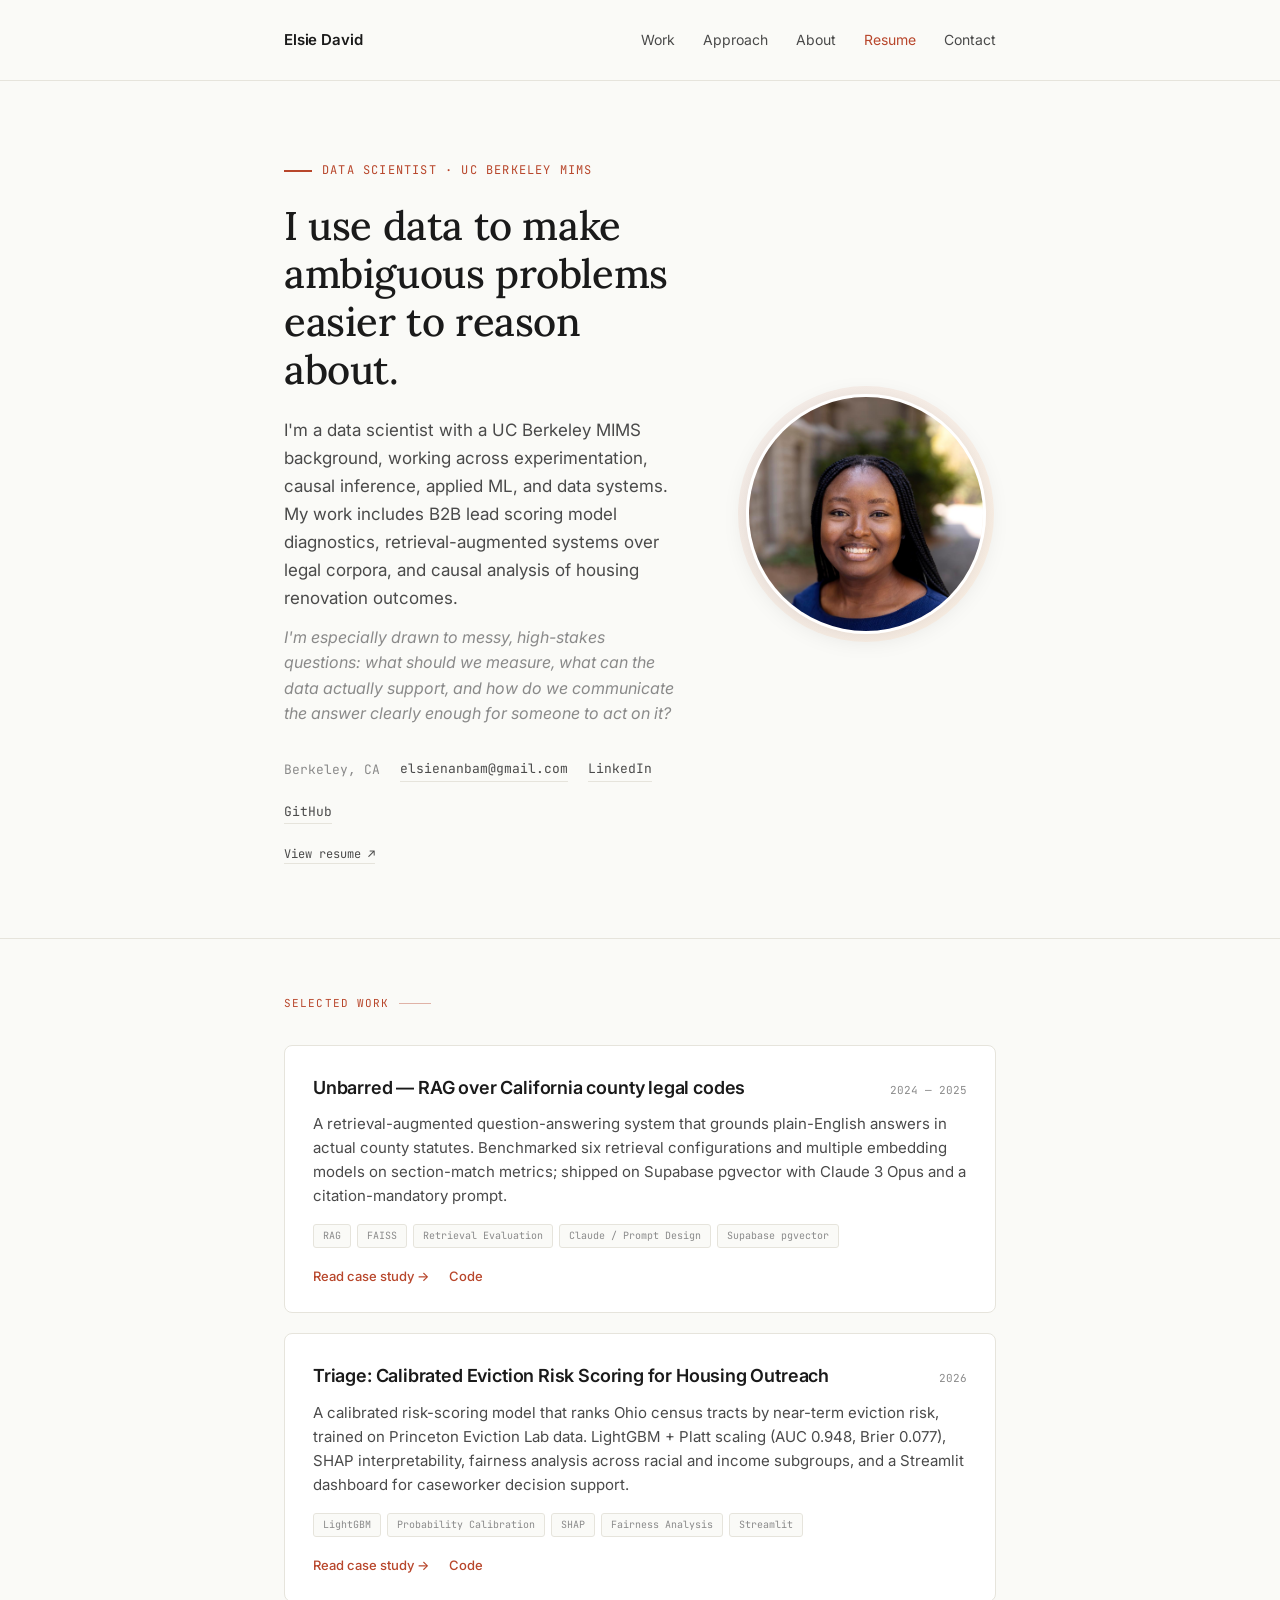
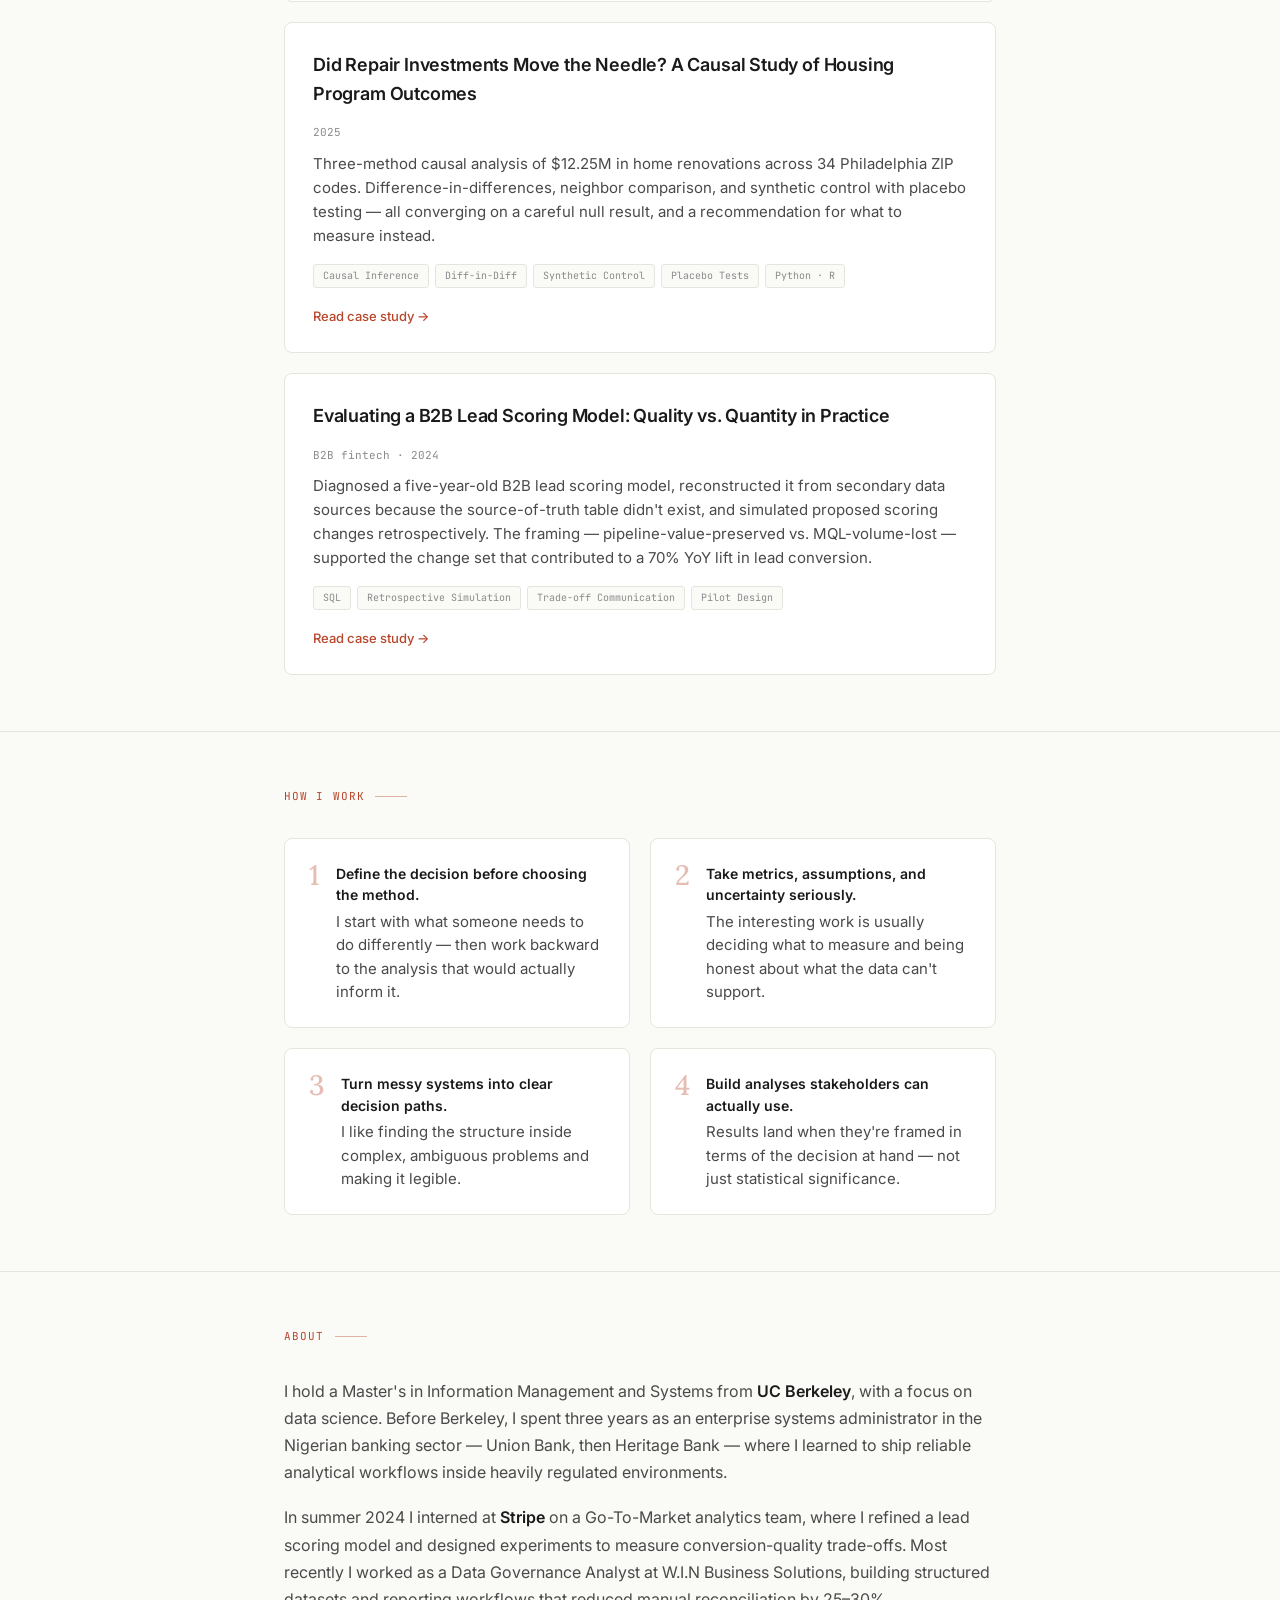
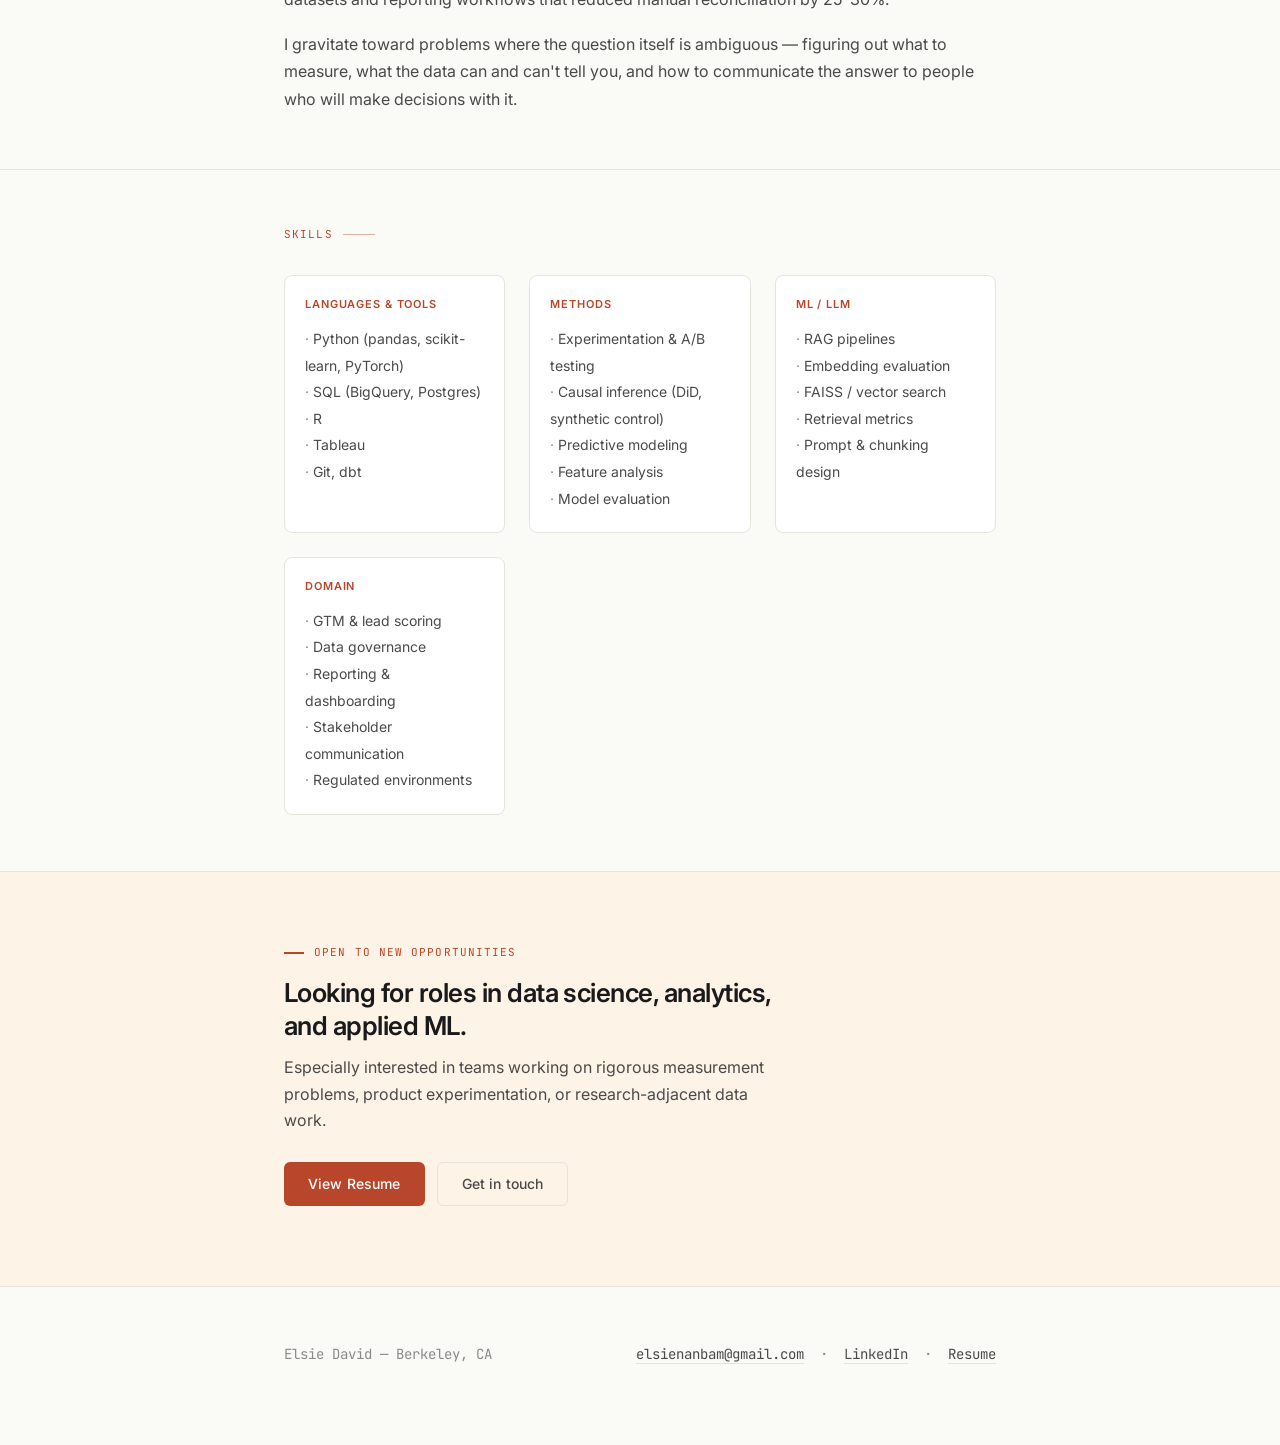
<file: index.html>
<!DOCTYPE html>
<html lang="en">
<head>
  <meta charset="UTF-8" />
  <meta name="viewport" content="width=device-width, initial-scale=1.0" />
  <title>Elsie David — Data Scientist</title>
  <meta name="description" content="Data scientist working at the intersection of experimentation, causal inference, and applied ML. UC Berkeley MIMS." />
  <!-- Open Graph -->
  <meta property="og:type" content="website" />
  <meta property="og:url" content="https://elsienanbam.github.io/" />
  <meta property="og:title" content="Elsie David — Data Scientist" />
  <meta property="og:description" content="Data scientist working at the intersection of experimentation, causal inference, and applied ML. UC Berkeley MIMS." />
  <meta property="og:image" content="https://elsienanbam.github.io/assets/elsie_headshot_smile.jpeg" />
  <meta name="twitter:card" content="summary" />
  <meta name="twitter:title" content="Elsie David — Data Scientist" />
  <meta name="twitter:description" content="Data scientist working at the intersection of experimentation, causal inference, and applied ML. UC Berkeley MIMS." />
  <link rel="preconnect" href="https://fonts.googleapis.com" />
  <link rel="preconnect" href="https://fonts.gstatic.com" crossorigin />
  <link href="https://fonts.googleapis.com/css2?family=Inter:wght@400;500;600;700&family=JetBrains+Mono:wght@400;500&family=Lora:wght@500;600&display=swap" rel="stylesheet" />
  <link rel="stylesheet" href="assets/styles.css" />
  <style>
    /* ─── Homepage-only styles ─────────────────────────── */

    /* Hero */
    header {
      padding: 80px 0 72px;
    }
    .hero-inner {
      display: grid;
      grid-template-columns: 1fr 260px;
      gap: 56px;
      align-items: center;
    }
    .hero-text {}
    .hero-eyebrow {
      display: flex;
      align-items: center;
      gap: 10px;
      font-family: 'JetBrains Mono', monospace;
      font-size: 12px;
      text-transform: uppercase;
      letter-spacing: 0.1em;
      color: var(--accent);
      margin-bottom: 22px;
    }
    .hero-eyebrow::before {
      content: '';
      display: block;
      width: 28px;
      height: 2px;
      background: var(--accent);
      flex-shrink: 0;
    }
    header h1 {
      font-family: 'Lora', Georgia, serif;
      font-size: 40px;
      font-weight: 500;
      letter-spacing: -0.01em;
      line-height: 1.2;
      margin-bottom: 22px;
      color: var(--ink);
    }
    header .lede {
      font-size: 17px;
      color: var(--ink-soft);
      line-height: 1.65;
      max-width: 580px;
      margin-bottom: 12px;
    }
    header .personality {
      font-size: 16px;
      color: var(--ink-faint);
      font-style: italic;
      line-height: 1.6;
      max-width: 560px;
      margin-bottom: 32px;
    }
    header .meta {
      display: flex;
      gap: 20px;
      flex-wrap: wrap;
      font-size: 13px;
      color: var(--ink-faint);
      font-family: 'JetBrains Mono', monospace;
      align-items: center;
    }
    header .meta .location {
      color: var(--ink-faint);
    }
    header .meta a {
      color: var(--ink-soft);
      text-decoration: none;
      border-bottom: 1px solid var(--rule);
      padding-bottom: 1px;
      transition: border-color 0.15s, color 0.15s;
    }
    header .meta a:hover { color: var(--accent); border-color: var(--accent); }

    /* Photo */
    .hero-photo {
      display: flex;
      justify-content: center;
      align-items: flex-start;
    }
    .hero-photo-frame {
      position: relative;
      width: 240px;
      height: 240px;
    }
    .hero-photo-frame::before {
      content: '';
      position: absolute;
      inset: -8px;
      border-radius: 50%;
      background: linear-gradient(135deg, #f5ede9 0%, #fef3e7 100%);
      z-index: 0;
    }
    .hero-photo-frame img {
      position: relative;
      z-index: 1;
      width: 240px;
      height: 240px;
      border-radius: 50%;
      object-fit: cover;
      object-position: center top;
      display: block;
      border: 3px solid #fff;
      box-shadow: 0 4px 24px rgba(0,0,0,0.10);
    }

    /* Sections */
    section { padding: 56px 0; border-top: 1px solid var(--rule); }
    .section-label {
      font-family: 'JetBrains Mono', monospace;
      font-size: 11px;
      text-transform: uppercase;
      letter-spacing: 0.1em;
      color: var(--accent);
      margin-bottom: 32px;
      display: flex;
      align-items: center;
      gap: 10px;
    }
    .section-label::after {
      content: '';
      display: block;
      height: 1px;
      width: 32px;
      background: var(--accent);
      opacity: 0.4;
    }

    /* Project cards */
    .projects-grid {
      display: flex;
      flex-direction: column;
      gap: 20px;
    }
    .project-card {
      background: var(--card);
      border: 1px solid var(--rule);
      border-radius: 8px;
      padding: 28px 28px 24px;
      transition: box-shadow 0.2s ease, border-color 0.2s ease, transform 0.2s ease;
      position: relative;
      overflow: hidden;
    }
    .project-card::before {
      content: '';
      position: absolute;
      left: 0;
      top: 0;
      bottom: 0;
      width: 3px;
      background: var(--accent);
      opacity: 0;
      transition: opacity 0.2s ease;
    }
    .project-card:hover {
      box-shadow: 0 6px 28px rgba(0,0,0,0.07);
      border-color: #d6cfc5;
      transform: translateY(-2px);
    }
    .project-card:hover::before {
      opacity: 1;
    }
    .project-header {
      display: flex;
      justify-content: space-between;
      align-items: baseline;
      margin-bottom: 10px;
      gap: 16px;
      flex-wrap: wrap;
    }
    .project-title {
      font-size: 18px;
      font-weight: 600;
      letter-spacing: -0.01em;
      color: var(--ink);
    }
    .project-meta {
      font-family: 'JetBrains Mono', monospace;
      font-size: 11px;
      color: var(--ink-faint);
      flex-shrink: 0;
    }
    .project-tagline {
      color: var(--ink-soft);
      font-size: 15px;
      margin-bottom: 16px;
      line-height: 1.6;
    }
    .project-tags { display: flex; gap: 6px; flex-wrap: wrap; margin-bottom: 18px; }
    .tag {
      font-family: 'JetBrains Mono', monospace;
      font-size: 10px;
      padding: 3px 9px;
      background: var(--bg);
      border: 1px solid var(--rule);
      border-radius: 3px;
      color: var(--ink-faint);
    }
    .project-links { display: flex; gap: 20px; font-size: 13px; }
    .project-links a {
      color: var(--accent);
      text-decoration: none;
      font-weight: 500;
      border-bottom: 1px solid transparent;
      transition: border-color 0.15s;
    }
    .project-links a:hover { border-bottom-color: var(--accent); }

    /* How I work */
    .how-grid {
      display: grid;
      grid-template-columns: 1fr 1fr;
      gap: 20px;
    }
    .how-item {
      background: var(--card);
      border: 1px solid var(--rule);
      border-radius: 8px;
      padding: 24px;
      display: flex;
      gap: 16px;
      align-items: flex-start;
    }
    .how-num {
      font-family: 'Lora', Georgia, serif;
      font-size: 28px;
      font-weight: 500;
      color: var(--accent);
      opacity: 0.35;
      line-height: 1;
      flex-shrink: 0;
      margin-top: -2px;
    }
    .how-text {
      font-size: 15px;
      color: var(--ink-soft);
      line-height: 1.55;
    }
    .how-text strong {
      display: block;
      color: var(--ink);
      font-weight: 600;
      margin-bottom: 4px;
      font-size: 14px;
    }

    /* About */
    .about p {
      font-size: 16px;
      color: var(--ink-soft);
      margin-bottom: 18px;
      line-height: 1.7;
    }
    .about p:last-child { margin-bottom: 0; }
    .about strong { color: var(--ink); font-weight: 600; }

    /* Skills */
    .skills-grid {
      display: grid;
      grid-template-columns: repeat(auto-fit, minmax(200px, 1fr));
      gap: 24px;
    }
    .skill-group {
      padding: 20px;
      background: var(--card);
      border: 1px solid var(--rule);
      border-radius: 8px;
    }
    .skill-group h3 {
      font-size: 11px;
      font-weight: 600;
      text-transform: uppercase;
      letter-spacing: 0.08em;
      color: var(--accent);
      margin-bottom: 12px;
    }
    .skill-group ul {
      list-style: none;
      font-size: 14px;
      color: var(--ink-soft);
      line-height: 1.9;
    }
    .skill-group ul li::before {
      content: '·  ';
      color: var(--ink-faint);
    }

    /* Resume links */
    nav .links a.nav-resume {
      color: var(--accent);
    }
    nav .links a.nav-resume:hover { color: var(--accent); opacity: 0.8; }
    .hero-resume {
      margin-top: 16px;
    }
    .hero-resume a {
      font-family: 'JetBrains Mono', monospace;
      font-size: 12px;
      color: var(--ink-soft);
      text-decoration: none;
      border-bottom: 1px solid var(--rule);
      padding-bottom: 1px;
      transition: color 0.15s, border-color 0.15s;
    }
    .hero-resume a:hover { color: var(--accent); border-color: var(--accent); }

    /* Closing CTA */
    section.cta-section {
      padding: 72px 0 80px;
      background: var(--highlight);
    }
    .cta-eyebrow {
      font-family: 'JetBrains Mono', monospace;
      font-size: 11px;
      text-transform: uppercase;
      letter-spacing: 0.1em;
      color: var(--accent);
      margin-bottom: 16px;
      display: flex;
      align-items: center;
      gap: 10px;
    }
    .cta-eyebrow::before {
      content: '';
      display: block;
      width: 20px;
      height: 2px;
      background: var(--accent);
      flex-shrink: 0;
    }
    .cta-heading {
      font-size: 26px;
      font-weight: 600;
      letter-spacing: -0.02em;
      line-height: 1.25;
      color: var(--ink);
      margin-bottom: 12px;
      max-width: 520px;
    }
    .cta-body {
      font-size: 16px;
      color: var(--ink-soft);
      line-height: 1.65;
      margin-bottom: 28px;
      max-width: 500px;
    }
    .cta-actions {
      display: flex;
      gap: 12px;
      flex-wrap: wrap;
      align-items: center;
    }

    /* Responsive */
    @media (max-width: 700px) {
      .hero-inner {
        grid-template-columns: 1fr;
        gap: 36px;
      }
      .hero-photo {
        order: -1;
        justify-content: flex-start;
      }
      .hero-photo-frame,
      .hero-photo-frame img {
        width: 160px;
        height: 160px;
      }
      header { padding: 56px 0 48px; }
      header h1 { font-size: 30px; }
      header .lede { font-size: 16px; }
      header .personality { font-size: 15px; }
      .how-grid { grid-template-columns: 1fr; }
      .project-card { padding: 22px 20px 18px; }
    }
    @media (max-width: 480px) {
      header h1 { font-size: 26px; }
      .skills-grid { grid-template-columns: 1fr; }
    }
  </style>
</head>
<body>
  <nav>
    <div class="container">
      <div class="name">Elsie David</div>
      <div class="links">
        <a href="#work">Work</a>
        <a href="#how">Approach</a>
        <a href="#about">About</a>
        <a href="assets/Elsie_David_Resume.pdf" target="_blank" rel="noopener" class="nav-resume">Resume</a>
        <a href="mailto:elsienanbam@gmail.com">Contact</a>
      </div>
    </div>
  </nav>

  <header>
    <div class="container">
      <div class="hero-inner">
        <div class="hero-text">
          <div class="hero-eyebrow">Data Scientist · UC Berkeley MIMS</div>
          <h1>I use data to make ambiguous problems easier to reason about.</h1>
          <p class="lede">
            I'm a data scientist with a UC Berkeley MIMS background, working across experimentation, causal inference, applied ML, and data systems. My work includes B2B lead scoring model diagnostics, retrieval-augmented systems over legal corpora, and causal analysis of housing renovation outcomes.
          </p>
          <p class="personality">
            I'm especially drawn to messy, high-stakes questions: what should we measure, what can the data actually support, and how do we communicate the answer clearly enough for someone to act on it?
          </p>
          <div class="meta">
            <span class="location">Berkeley, CA</span>
            <a href="mailto:elsienanbam@gmail.com">elsienanbam@gmail.com</a>
            <a href="https://linkedin.com/in/elsienanbamdavid/" target="_blank" rel="noopener">LinkedIn</a>
            <a href="https://github.com/elsienanbam" target="_blank" rel="noopener">GitHub</a>
          </div>
          <div class="hero-resume">
            <a href="assets/Elsie_David_Resume.pdf" target="_blank" rel="noopener">View resume ↗</a>
          </div>
        </div>
        <div class="hero-photo">
          <div class="hero-photo-frame">
            <img src="assets/elsie_headshot_smile.jpeg" alt="Elsie David" />
          </div>
        </div>
      </div>
    </div>
  </header>

  <section id="work">
    <div class="container">
      <div class="section-label">Selected work</div>
      <div class="projects-grid">

        <div class="project-card">
          <div class="project-header">
            <div class="project-title">Unbarred — RAG over California county legal codes</div>
            <div class="project-meta">2024 — 2025</div>
          </div>
          <p class="project-tagline">
            A retrieval-augmented question-answering system that grounds plain-English answers in actual county statutes. Benchmarked six retrieval configurations and multiple embedding models on section-match metrics; shipped on Supabase pgvector with Claude 3 Opus and a citation-mandatory prompt.
          </p>
          <div class="project-tags">
            <span class="tag">RAG</span>
            <span class="tag">FAISS</span>
            <span class="tag">Retrieval Evaluation</span>
            <span class="tag">Claude / Prompt Design</span>
            <span class="tag">Supabase pgvector</span>
          </div>
          <div class="project-links">
            <a href="case-studies/unbarred.html">Read case study →</a>
            <a href="https://github.com/LawNavigator-mims/law-nav-model-api" target="_blank" rel="noopener">Code</a>
          </div>
        </div>

        <div class="project-card">
          <div class="project-header">
            <div class="project-title">Triage: Calibrated Eviction Risk Scoring for Housing Outreach</div>
            <div class="project-meta">2026</div>
          </div>
          <p class="project-tagline">
            A calibrated risk-scoring model that ranks Ohio census tracts by near-term eviction risk, trained on Princeton Eviction Lab data. LightGBM + Platt scaling (AUC 0.948, Brier 0.077), SHAP interpretability, fairness analysis across racial and income subgroups, and a Streamlit dashboard for caseworker decision support.
          </p>
          <div class="project-tags">
            <span class="tag">LightGBM</span>
            <span class="tag">Probability Calibration</span>
            <span class="tag">SHAP</span>
            <span class="tag">Fairness Analysis</span>
            <span class="tag">Streamlit</span>
          </div>
          <div class="project-links">
            <a href="case-studies/triage.html">Read case study →</a>
            <a href="https://github.com/elsienanbam/eviction-risk-triage" target="_blank" rel="noopener">Code</a>
          </div>
        </div>

        <div class="project-card">
          <div class="project-header">
            <div class="project-title">Did Repair Investments Move the Needle? A Causal Study of Housing Program Outcomes</div>
            <div class="project-meta">2025</div>
          </div>
          <p class="project-tagline">
            Three-method causal analysis of $12.25M in home renovations across 34 Philadelphia ZIP codes. Difference-in-differences, neighbor comparison, and synthetic control with placebo testing — all converging on a careful null result, and a recommendation for what to measure instead.
          </p>
          <div class="project-tags">
            <span class="tag">Causal Inference</span>
            <span class="tag">Diff-in-Diff</span>
            <span class="tag">Synthetic Control</span>
            <span class="tag">Placebo Tests</span>
            <span class="tag">Python · R</span>
          </div>
          <div class="project-links">
            <a href="case-studies/habitat.html">Read case study →</a>
          </div>
        </div>

        <div class="project-card">
          <div class="project-header">
            <div class="project-title">Evaluating a B2B Lead Scoring Model: Quality vs. Quantity in Practice</div>
            <div class="project-meta">B2B fintech · 2024</div>
          </div>
          <p class="project-tagline">
            Diagnosed a five-year-old B2B lead scoring model, reconstructed it from secondary data sources because the source-of-truth table didn't exist, and simulated proposed scoring changes retrospectively. The framing — pipeline-value-preserved vs. MQL-volume-lost — supported the change set that contributed to a 70% YoY lift in lead conversion.
          </p>
          <div class="project-tags">
            <span class="tag">SQL</span>
            <span class="tag">Retrospective Simulation</span>
            <span class="tag">Trade-off Communication</span>
            <span class="tag">Pilot Design</span>
          </div>
          <div class="project-links">
            <a href="case-studies/lead-scoring.html">Read case study →</a>
          </div>
        </div>

      </div>
    </div>
  </section>

  <section id="how">
    <div class="container">
      <div class="section-label">How I work</div>
      <div class="how-grid">
        <div class="how-item">
          <div class="how-num">1</div>
          <div class="how-text">
            <strong>Define the decision before choosing the method.</strong>
            I start with what someone needs to do differently — then work backward to the analysis that would actually inform it.
          </div>
        </div>
        <div class="how-item">
          <div class="how-num">2</div>
          <div class="how-text">
            <strong>Take metrics, assumptions, and uncertainty seriously.</strong>
            The interesting work is usually deciding what to measure and being honest about what the data can't support.
          </div>
        </div>
        <div class="how-item">
          <div class="how-num">3</div>
          <div class="how-text">
            <strong>Turn messy systems into clear decision paths.</strong>
            I like finding the structure inside complex, ambiguous problems and making it legible.
          </div>
        </div>
        <div class="how-item">
          <div class="how-num">4</div>
          <div class="how-text">
            <strong>Build analyses stakeholders can actually use.</strong>
            Results land when they're framed in terms of the decision at hand — not just statistical significance.
          </div>
        </div>
      </div>
    </div>
  </section>

  <section id="about" class="about">
    <div class="container">
      <div class="section-label">About</div>
      <p>
        I hold a Master's in Information Management and Systems from <strong>UC Berkeley</strong>, with a focus on data science. Before Berkeley, I spent three years as an enterprise systems administrator in the Nigerian banking sector — Union Bank, then Heritage Bank — where I learned to ship reliable analytical workflows inside heavily regulated environments.
      </p>
      <p>
        In summer 2024 I interned at <strong>Stripe</strong> on a Go-To-Market analytics team, where I refined a lead scoring model and designed experiments to measure conversion-quality trade-offs. Most recently I worked as a Data Governance Analyst at W.I.N Business Solutions, building structured datasets and reporting workflows that reduced manual reconciliation by 25–30%.
      </p>
      <p>
        I gravitate toward problems where the question itself is ambiguous — figuring out what to measure, what the data can and can't tell you, and how to communicate the answer to people who will make decisions with it.
      </p>
    </div>
  </section>

  <section id="skills">
    <div class="container">
      <div class="section-label">Skills</div>
      <div class="skills-grid">
        <div class="skill-group">
          <h3>Languages &amp; Tools</h3>
          <ul>
            <li>Python (pandas, scikit-learn, PyTorch)</li>
            <li>SQL (BigQuery, Postgres)</li>
            <li>R</li>
            <li>Tableau</li>
            <li>Git, dbt</li>
          </ul>
        </div>
        <div class="skill-group">
          <h3>Methods</h3>
          <ul>
            <li>Experimentation &amp; A/B testing</li>
            <li>Causal inference (DiD, synthetic control)</li>
            <li>Predictive modeling</li>
            <li>Feature analysis</li>
            <li>Model evaluation</li>
          </ul>
        </div>
        <div class="skill-group">
          <h3>ML / LLM</h3>
          <ul>
            <li>RAG pipelines</li>
            <li>Embedding evaluation</li>
            <li>FAISS / vector search</li>
            <li>Retrieval metrics</li>
            <li>Prompt &amp; chunking design</li>
          </ul>
        </div>
        <div class="skill-group">
          <h3>Domain</h3>
          <ul>
            <li>GTM &amp; lead scoring</li>
            <li>Data governance</li>
            <li>Reporting &amp; dashboarding</li>
            <li>Stakeholder communication</li>
            <li>Regulated environments</li>
          </ul>
        </div>
      </div>
    </div>
  </section>

  <section class="cta-section">
    <div class="container">
      <p class="cta-eyebrow">Open to new opportunities</p>
      <h2 class="cta-heading">Looking for roles in data science, analytics, and applied ML.</h2>
      <p class="cta-body">Especially interested in teams working on rigorous measurement problems, product experimentation, or research-adjacent data work.</p>
      <div class="cta-actions">
        <a href="assets/Elsie_David_Resume.pdf" target="_blank" rel="noopener" class="btn-primary">View Resume</a>
        <a href="mailto:elsienanbam@gmail.com" class="btn-secondary">Get in touch</a>
      </div>
    </div>
  </section>

  <footer>
    <div class="container">
      <div>Elsie David — Berkeley, CA</div>
      <div>
        <a href="mailto:elsienanbam@gmail.com">elsienanbam@gmail.com</a>
        &nbsp;·&nbsp;
        <a href="https://linkedin.com/in/elsienanbamdavid/" target="_blank" rel="noopener">LinkedIn</a>
        &nbsp;·&nbsp;
        <a href="assets/Elsie_David_Resume.pdf" target="_blank" rel="noopener">Resume</a>
      </div>
    </div>
  </footer>
</body>
</html>
</file>
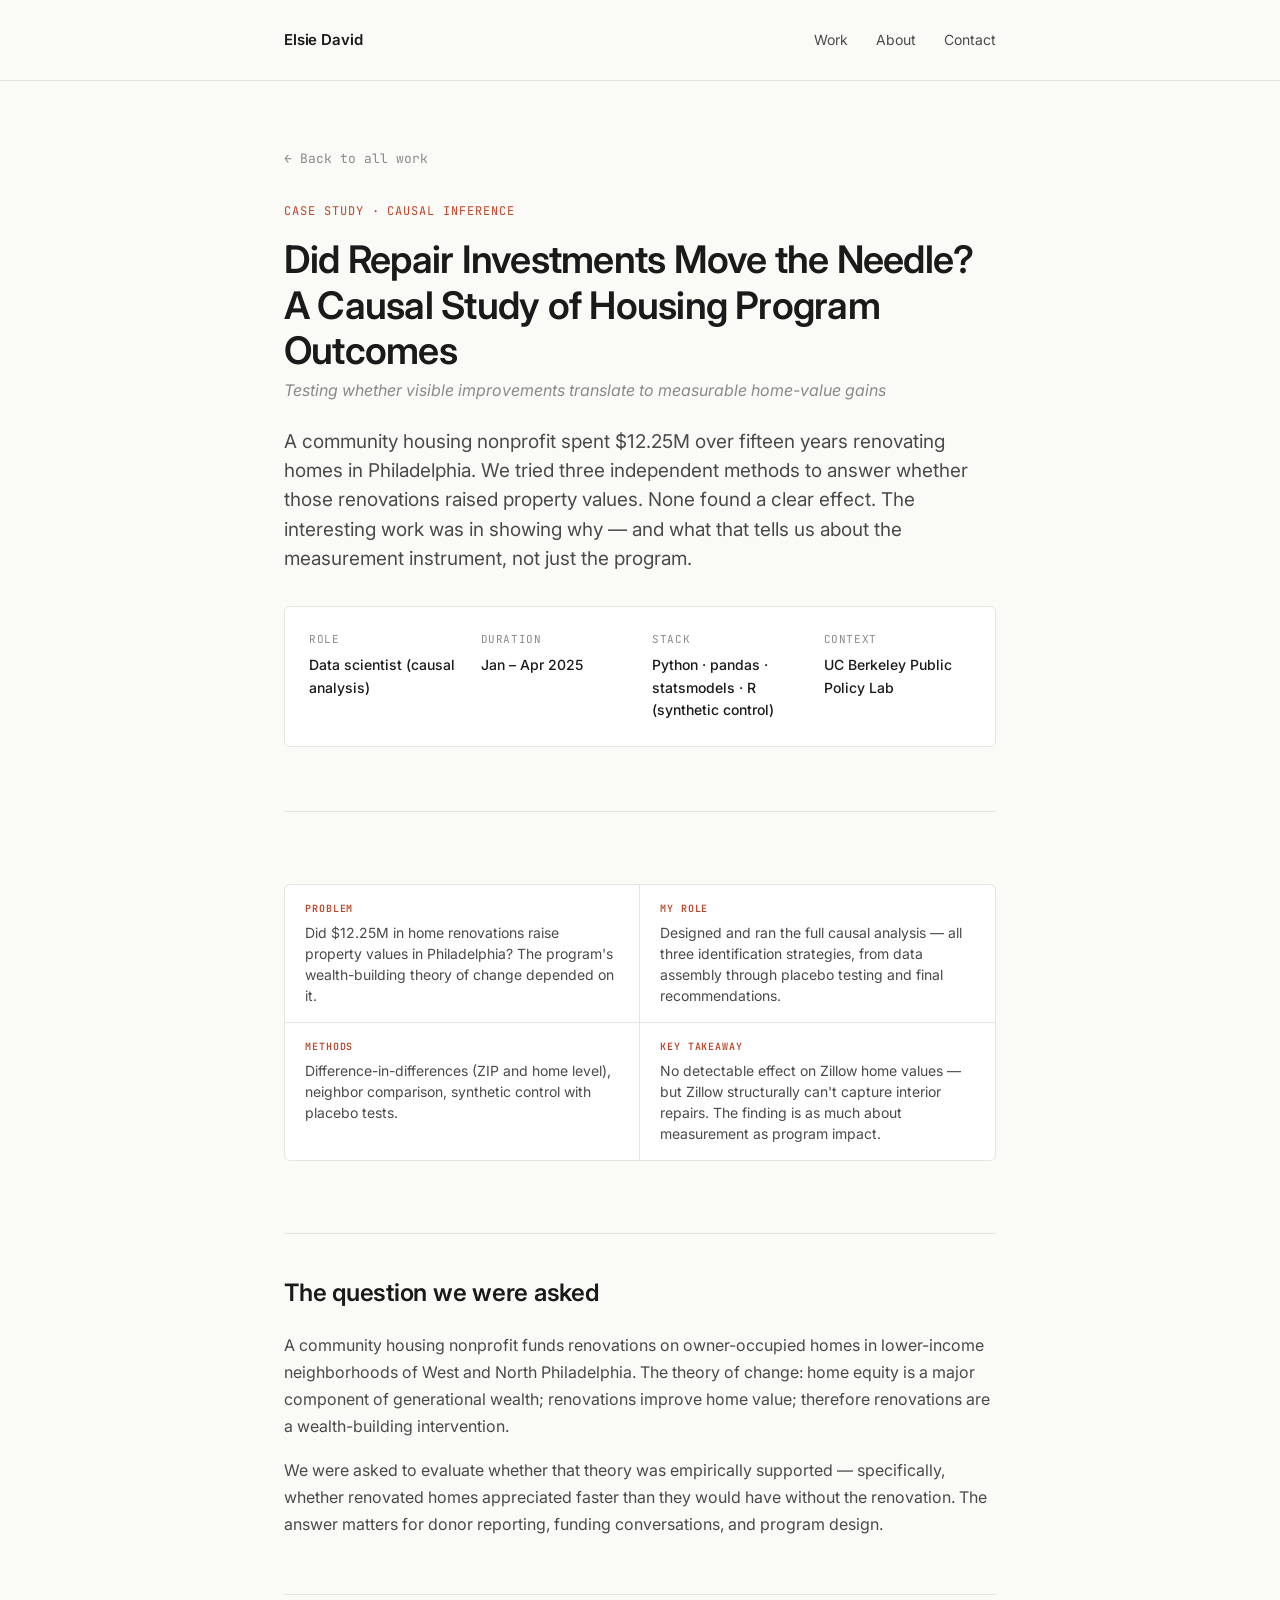
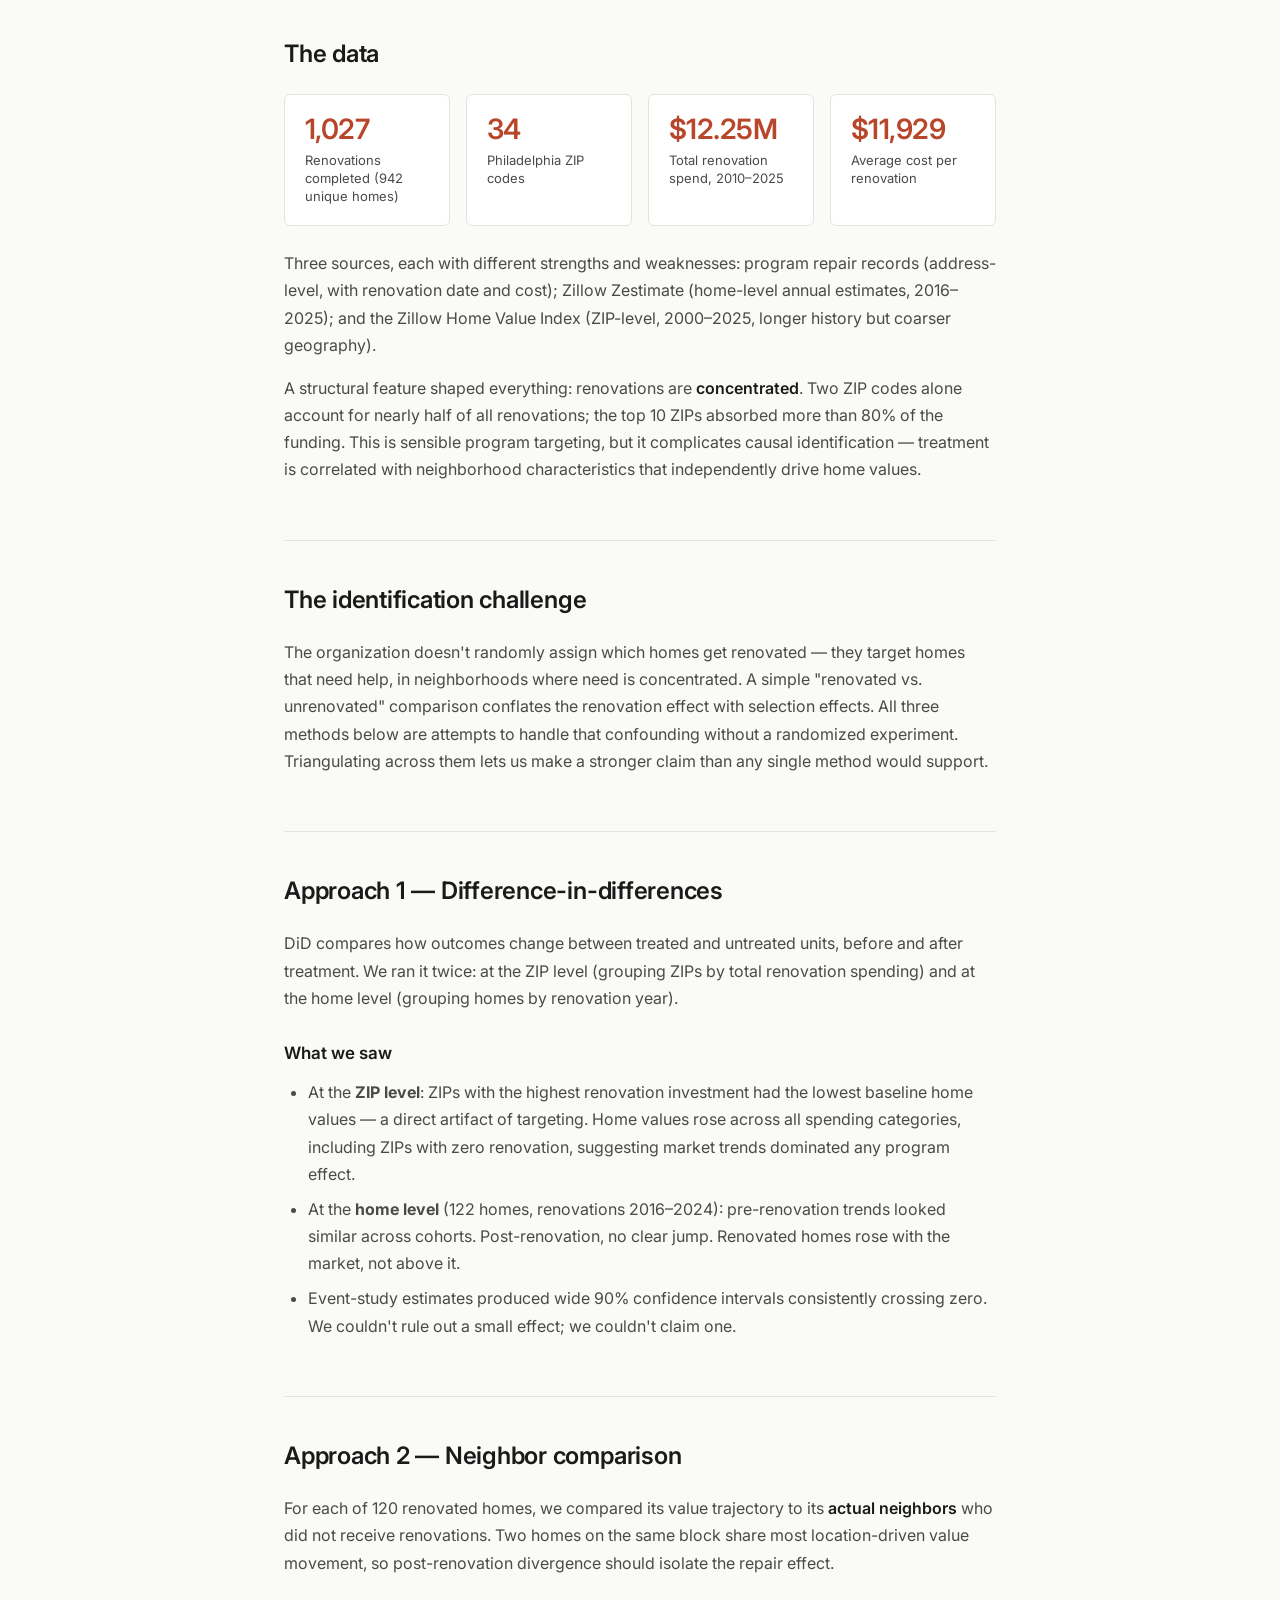
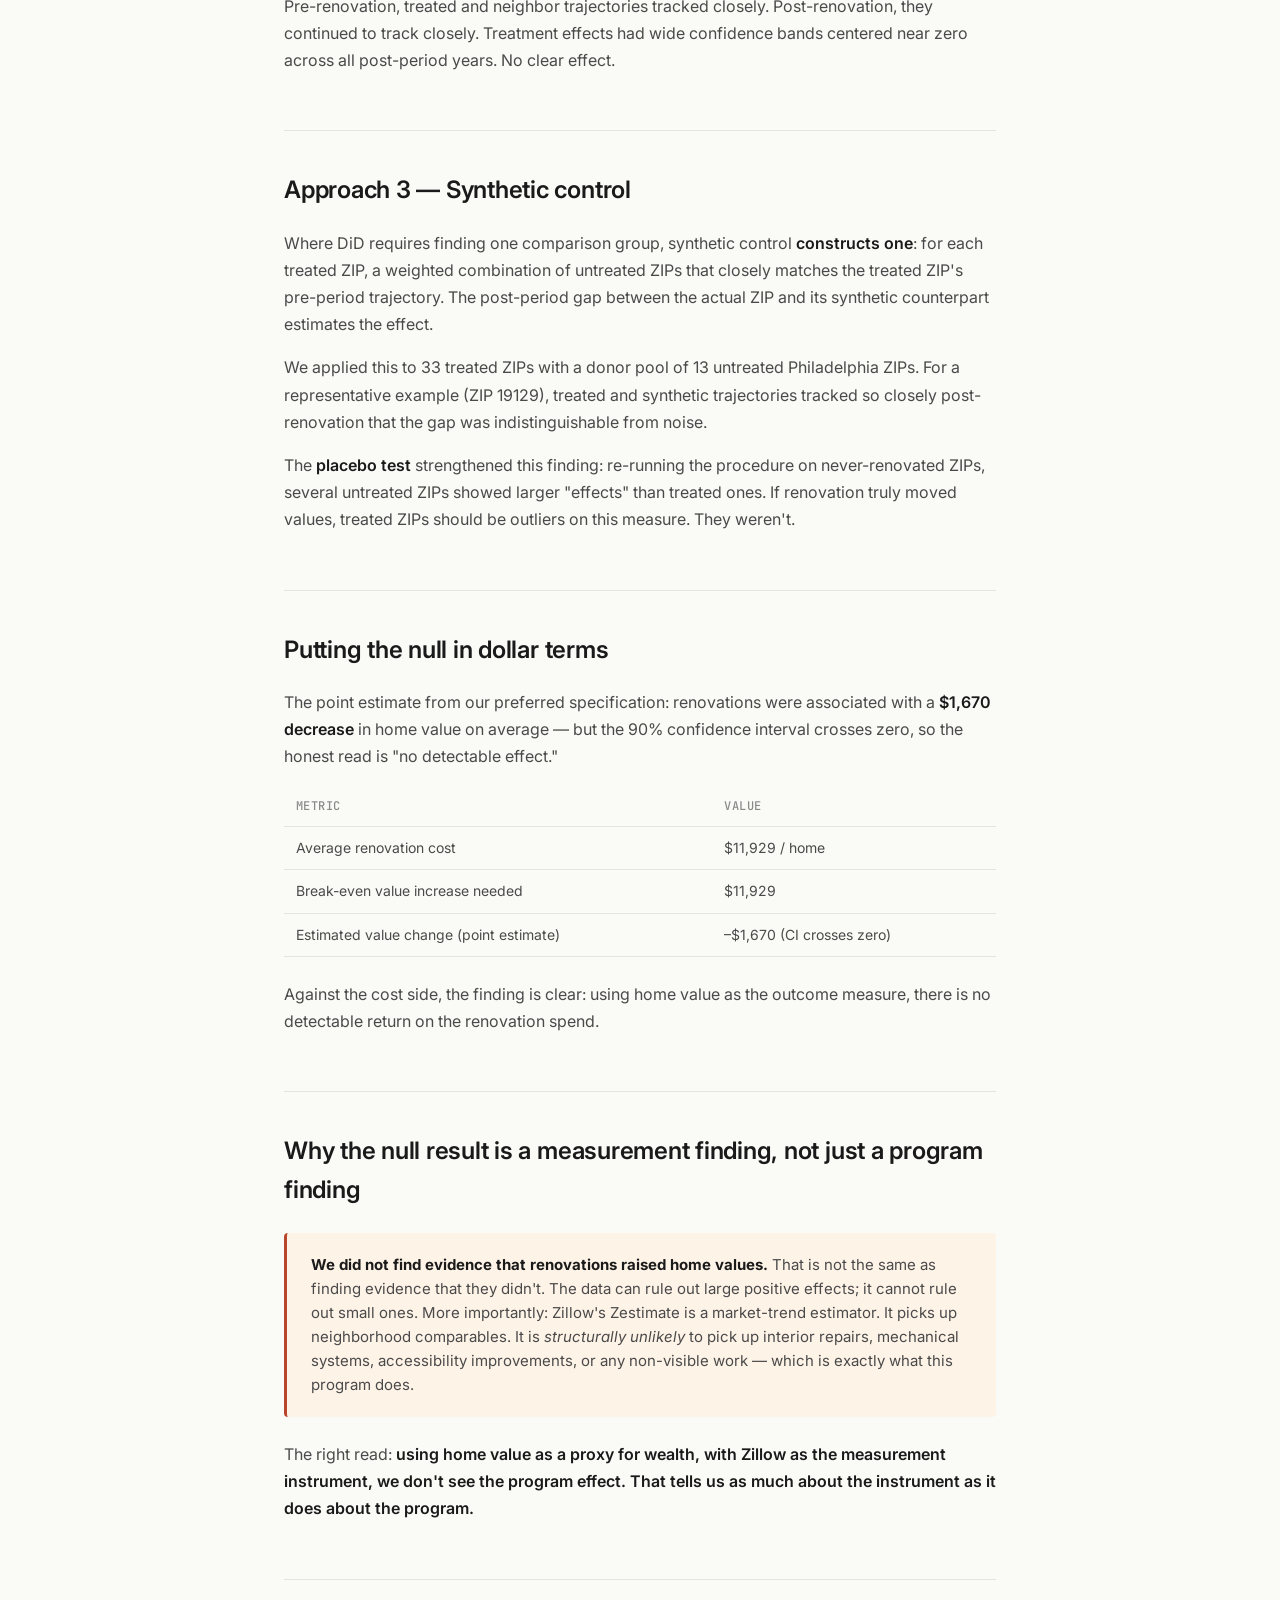
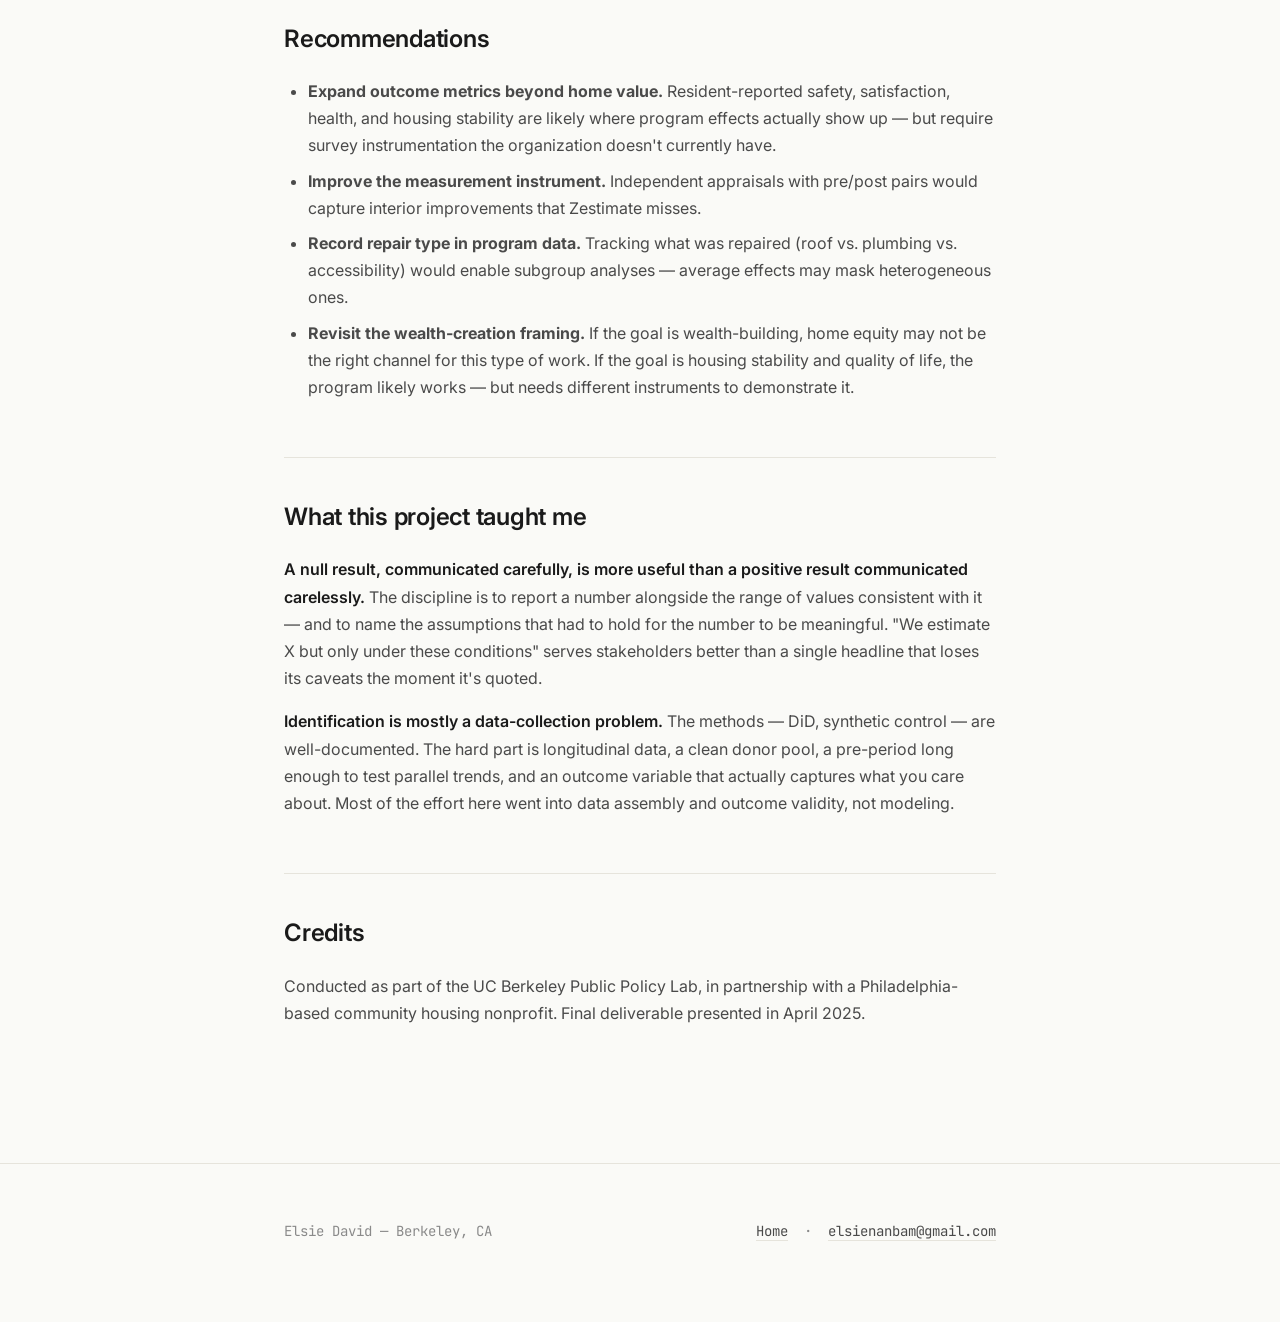
<file: case-studies/habitat.html>
<!DOCTYPE html>
<html lang="en">
<head>
  <meta charset="UTF-8" />
  <meta name="viewport" content="width=device-width, initial-scale=1.0" />
  <title>Did Repair Investments Move the Needle? A Causal Study of Housing Program Outcomes · Elsie David</title>
  <meta name="description" content="Case study: testing whether visible improvements translate to measurable home-value gains through causal analysis of a housing renovation program." />
  <!-- Open Graph -->
  <meta property="og:type" content="article" />
  <meta property="og:url" content="https://elsienanbam.github.io/case-studies/habitat.html" />
  <meta property="og:title" content="Did Repair Investments Move the Needle? A Causal Study · Elsie David" />
  <meta property="og:description" content="Three-method causal analysis — DiD, neighbor comparison, synthetic control — of a $12.25M housing renovation program. A null result that says more about measurement than the program." />
  <meta property="og:image" content="https://elsienanbam.github.io/assets/elsie_headshot_smile.jpeg" />
  <meta name="twitter:card" content="summary" />
  <link rel="preconnect" href="https://fonts.googleapis.com" />
  <link rel="preconnect" href="https://fonts.gstatic.com" crossorigin />
  <link href="https://fonts.googleapis.com/css2?family=Inter:wght@400;500;600;700&family=JetBrains+Mono:wght@400;500&display=swap" rel="stylesheet" />
  <link rel="stylesheet" href="../assets/styles.css" />
</head>
<body>
  <nav>
    <div class="container">
      <a class="name" href="../index.html">Elsie David</a>
      <div class="links">
        <a href="../index.html#work">Work</a>
        <a href="../index.html#about">About</a>
        <a href="mailto:elsienanbam@gmail.com">Contact</a>
      </div>
    </div>
  </nav>

  <div class="case-header">
    <div class="container">
      <a class="case-back" href="../index.html">← Back to all work</a>
      <div class="case-eyebrow">Case study · Causal inference</div>
      <h1>Did Repair Investments Move the Needle? A Causal Study of Housing Program Outcomes</h1>
      <p class="case-subtitle">Testing whether visible improvements translate to measurable home-value gains</p>
      <p class="case-lede">
        A community housing nonprofit spent $12.25M over fifteen years renovating homes in Philadelphia. We tried three independent methods to answer whether those renovations raised property values. None found a clear effect. The interesting work was in showing why — and what that tells us about the measurement instrument, not just the program.
      </p>
      <div class="case-meta">
        <div class="case-meta-item"><div class="label">Role</div><div class="value">Data scientist (causal analysis)</div></div>
        <div class="case-meta-item"><div class="label">Duration</div><div class="value">Jan – Apr 2025</div></div>
        <div class="case-meta-item"><div class="label">Stack</div><div class="value">Python · pandas · statsmodels · R (synthetic control)</div></div>
        <div class="case-meta-item"><div class="label">Context</div><div class="value">UC Berkeley Public Policy Lab</div></div>
      </div>
    </div>
  </div>

  <div class="case-body">
    <div class="container">

      <section>
        <div class="at-a-glance">
          <div class="at-a-glance-item">
            <div class="aag-label">Problem</div>
            <div class="aag-value">Did $12.25M in home renovations raise property values in Philadelphia? The program's wealth-building theory of change depended on it.</div>
          </div>
          <div class="at-a-glance-item">
            <div class="aag-label">My role</div>
            <div class="aag-value">Designed and ran the full causal analysis — all three identification strategies, from data assembly through placebo testing and final recommendations.</div>
          </div>
          <div class="at-a-glance-item">
            <div class="aag-label">Methods</div>
            <div class="aag-value">Difference-in-differences (ZIP and home level), neighbor comparison, synthetic control with placebo tests.</div>
          </div>
          <div class="at-a-glance-item">
            <div class="aag-label">Key takeaway</div>
            <div class="aag-value">No detectable effect on Zillow home values — but Zillow structurally can't capture interior repairs. The finding is as much about measurement as program impact.</div>
          </div>
        </div>
      </section>

      <section>
        <h2>The question we were asked</h2>
        <p>
          A community housing nonprofit funds renovations on owner-occupied homes in lower-income neighborhoods of West and North Philadelphia. The theory of change: home equity is a major component of generational wealth; renovations improve home value; therefore renovations are a wealth-building intervention.
        </p>
        <p>
          We were asked to evaluate whether that theory was empirically supported — specifically, whether renovated homes appreciated faster than they would have without the renovation. The answer matters for donor reporting, funding conversations, and program design.
        </p>
      </section>

      <section>
        <h2>The data</h2>
        <div class="results-grid">
          <div class="result-card"><div class="number">1,027</div><div class="label">Renovations completed (942 unique homes)</div></div>
          <div class="result-card"><div class="number">34</div><div class="label">Philadelphia ZIP codes</div></div>
          <div class="result-card"><div class="number">$12.25M</div><div class="label">Total renovation spend, 2010–2025</div></div>
          <div class="result-card"><div class="number">$11,929</div><div class="label">Average cost per renovation</div></div>
        </div>
        <p>Three sources, each with different strengths and weaknesses: program repair records (address-level, with renovation date and cost); Zillow Zestimate (home-level annual estimates, 2016–2025); and the Zillow Home Value Index (ZIP-level, 2000–2025, longer history but coarser geography).</p>
        <p>
          A structural feature shaped everything: renovations are <strong>concentrated</strong>. Two ZIP codes alone account for nearly half of all renovations; the top 10 ZIPs absorbed more than 80% of the funding. This is sensible program targeting, but it complicates causal identification — treatment is correlated with neighborhood characteristics that independently drive home values.
        </p>
      </section>

      <section>
        <h2>The identification challenge</h2>
        <p>
          The organization doesn't randomly assign which homes get renovated — they target homes that need help, in neighborhoods where need is concentrated. A simple "renovated vs. unrenovated" comparison conflates the renovation effect with selection effects. All three methods below are attempts to handle that confounding without a randomized experiment. Triangulating across them lets us make a stronger claim than any single method would support.
        </p>
      </section>

      <section>
        <h2>Approach 1 — Difference-in-differences</h2>
        <p>
          DiD compares how outcomes change between treated and untreated units, before and after treatment. We ran it twice: at the ZIP level (grouping ZIPs by total renovation spending) and at the home level (grouping homes by renovation year).
        </p>
        <h3>What we saw</h3>
        <ul>
          <li>At the <strong>ZIP level</strong>: ZIPs with the highest renovation investment had the lowest baseline home values — a direct artifact of targeting. Home values rose across all spending categories, including ZIPs with zero renovation, suggesting market trends dominated any program effect.</li>
          <li>At the <strong>home level</strong> (122 homes, renovations 2016–2024): pre-renovation trends looked similar across cohorts. Post-renovation, no clear jump. Renovated homes rose with the market, not above it.</li>
          <li>Event-study estimates produced wide 90% confidence intervals consistently crossing zero. We couldn't rule out a small effect; we couldn't claim one.</li>
        </ul>
      </section>

      <section>
        <h2>Approach 2 — Neighbor comparison</h2>
        <p>
          For each of 120 renovated homes, we compared its value trajectory to its <strong>actual neighbors</strong> who did not receive renovations. Two homes on the same block share most location-driven value movement, so post-renovation divergence should isolate the repair effect.
        </p>
        <p>
          Pre-renovation, treated and neighbor trajectories tracked closely. Post-renovation, they continued to track closely. Treatment effects had wide confidence bands centered near zero across all post-period years. No clear effect.
        </p>
      </section>

      <section>
        <h2>Approach 3 — Synthetic control</h2>
        <p>
          Where DiD requires finding one comparison group, synthetic control <strong>constructs one</strong>: for each treated ZIP, a weighted combination of untreated ZIPs that closely matches the treated ZIP's pre-period trajectory. The post-period gap between the actual ZIP and its synthetic counterpart estimates the effect.
        </p>
        <p>
          We applied this to 33 treated ZIPs with a donor pool of 13 untreated Philadelphia ZIPs. For a representative example (ZIP 19129), treated and synthetic trajectories tracked so closely post-renovation that the gap was indistinguishable from noise.
        </p>
        <p>
          The <strong>placebo test</strong> strengthened this finding: re-running the procedure on never-renovated ZIPs, several untreated ZIPs showed larger "effects" than treated ones. If renovation truly moved values, treated ZIPs should be outliers on this measure. They weren't.
        </p>
      </section>

      <section>
        <h2>Putting the null in dollar terms</h2>
        <p>The point estimate from our preferred specification: renovations were associated with a <strong>$1,670 decrease</strong> in home value on average — but the 90% confidence interval crosses zero, so the honest read is "no detectable effect."</p>
        <table>
          <thead>
            <tr><th>Metric</th><th>Value</th></tr>
          </thead>
          <tbody>
            <tr><td>Average renovation cost</td><td>$11,929 / home</td></tr>
            <tr><td>Break-even value increase needed</td><td>$11,929</td></tr>
            <tr><td>Estimated value change (point estimate)</td><td>–$1,670 (CI crosses zero)</td></tr>
          </tbody>
        </table>
        <p>Against the cost side, the finding is clear: using home value as the outcome measure, there is no detectable return on the renovation spend.</p>
      </section>

      <section>
        <h2>Why the null result is a measurement finding, not just a program finding</h2>
        <div class="callout">
          <strong>We did not find evidence that renovations raised home values.</strong> That is not the same as finding evidence that they didn't. The data can rule out large positive effects; it cannot rule out small ones. More importantly: Zillow's Zestimate is a market-trend estimator. It picks up neighborhood comparables. It is <em>structurally unlikely</em> to pick up interior repairs, mechanical systems, accessibility improvements, or any non-visible work — which is exactly what this program does.
        </div>
        <p>
          The right read: <strong>using home value as a proxy for wealth, with Zillow as the measurement instrument, we don't see the program effect. That tells us as much about the instrument as it does about the program.</strong>
        </p>
      </section>

      <section>
        <h2>Recommendations</h2>
        <ul>
          <li><strong>Expand outcome metrics beyond home value.</strong> Resident-reported safety, satisfaction, health, and housing stability are likely where program effects actually show up — but require survey instrumentation the organization doesn't currently have.</li>
          <li><strong>Improve the measurement instrument.</strong> Independent appraisals with pre/post pairs would capture interior improvements that Zestimate misses.</li>
          <li><strong>Record repair type in program data.</strong> Tracking what was repaired (roof vs. plumbing vs. accessibility) would enable subgroup analyses — average effects may mask heterogeneous ones.</li>
          <li><strong>Revisit the wealth-creation framing.</strong> If the goal is wealth-building, home equity may not be the right channel for this type of work. If the goal is housing stability and quality of life, the program likely works — but needs different instruments to demonstrate it.</li>
        </ul>
      </section>

      <section>
        <h2>What this project taught me</h2>
        <p>
          <strong>A null result, communicated carefully, is more useful than a positive result communicated carelessly.</strong> The discipline is to report a number alongside the range of values consistent with it — and to name the assumptions that had to hold for the number to be meaningful. "We estimate X but only under these conditions" serves stakeholders better than a single headline that loses its caveats the moment it's quoted.
        </p>
        <p>
          <strong>Identification is mostly a data-collection problem.</strong> The methods — DiD, synthetic control — are well-documented. The hard part is longitudinal data, a clean donor pool, a pre-period long enough to test parallel trends, and an outcome variable that actually captures what you care about. Most of the effort here went into data assembly and outcome validity, not modeling.
        </p>
      </section>

      <section>
        <h2>Credits</h2>
        <p>
          Conducted as part of the UC Berkeley Public Policy Lab, in partnership with a Philadelphia-based community housing nonprofit. Final deliverable presented in April 2025.
        </p>
      </section>

    </div>
  </div>

  <footer>
    <div class="container">
      <div>Elsie David — Berkeley, CA</div>
      <div>
        <a href="../index.html">Home</a>
        &nbsp;·&nbsp;
        <a href="mailto:elsienanbam@gmail.com">elsienanbam@gmail.com</a>
      </div>
    </div>
  </footer>
</body>
</html>
</file>
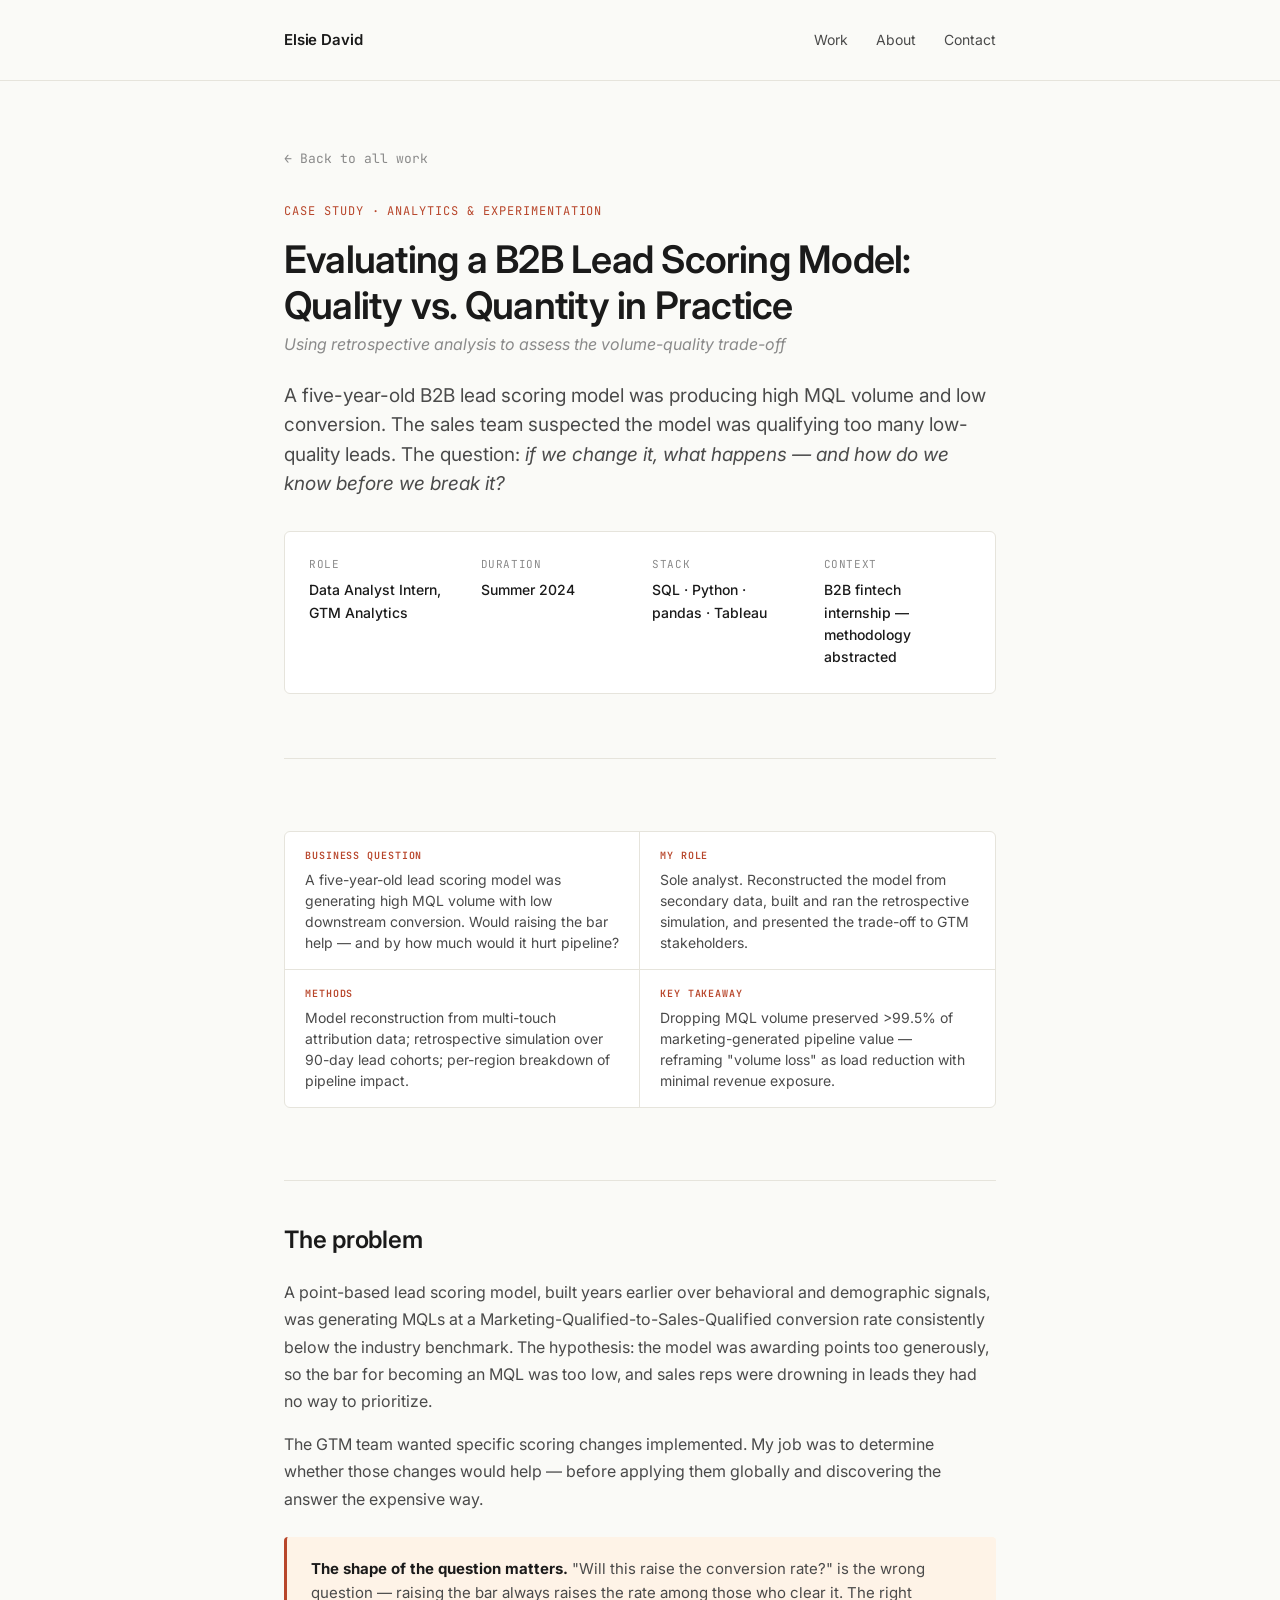
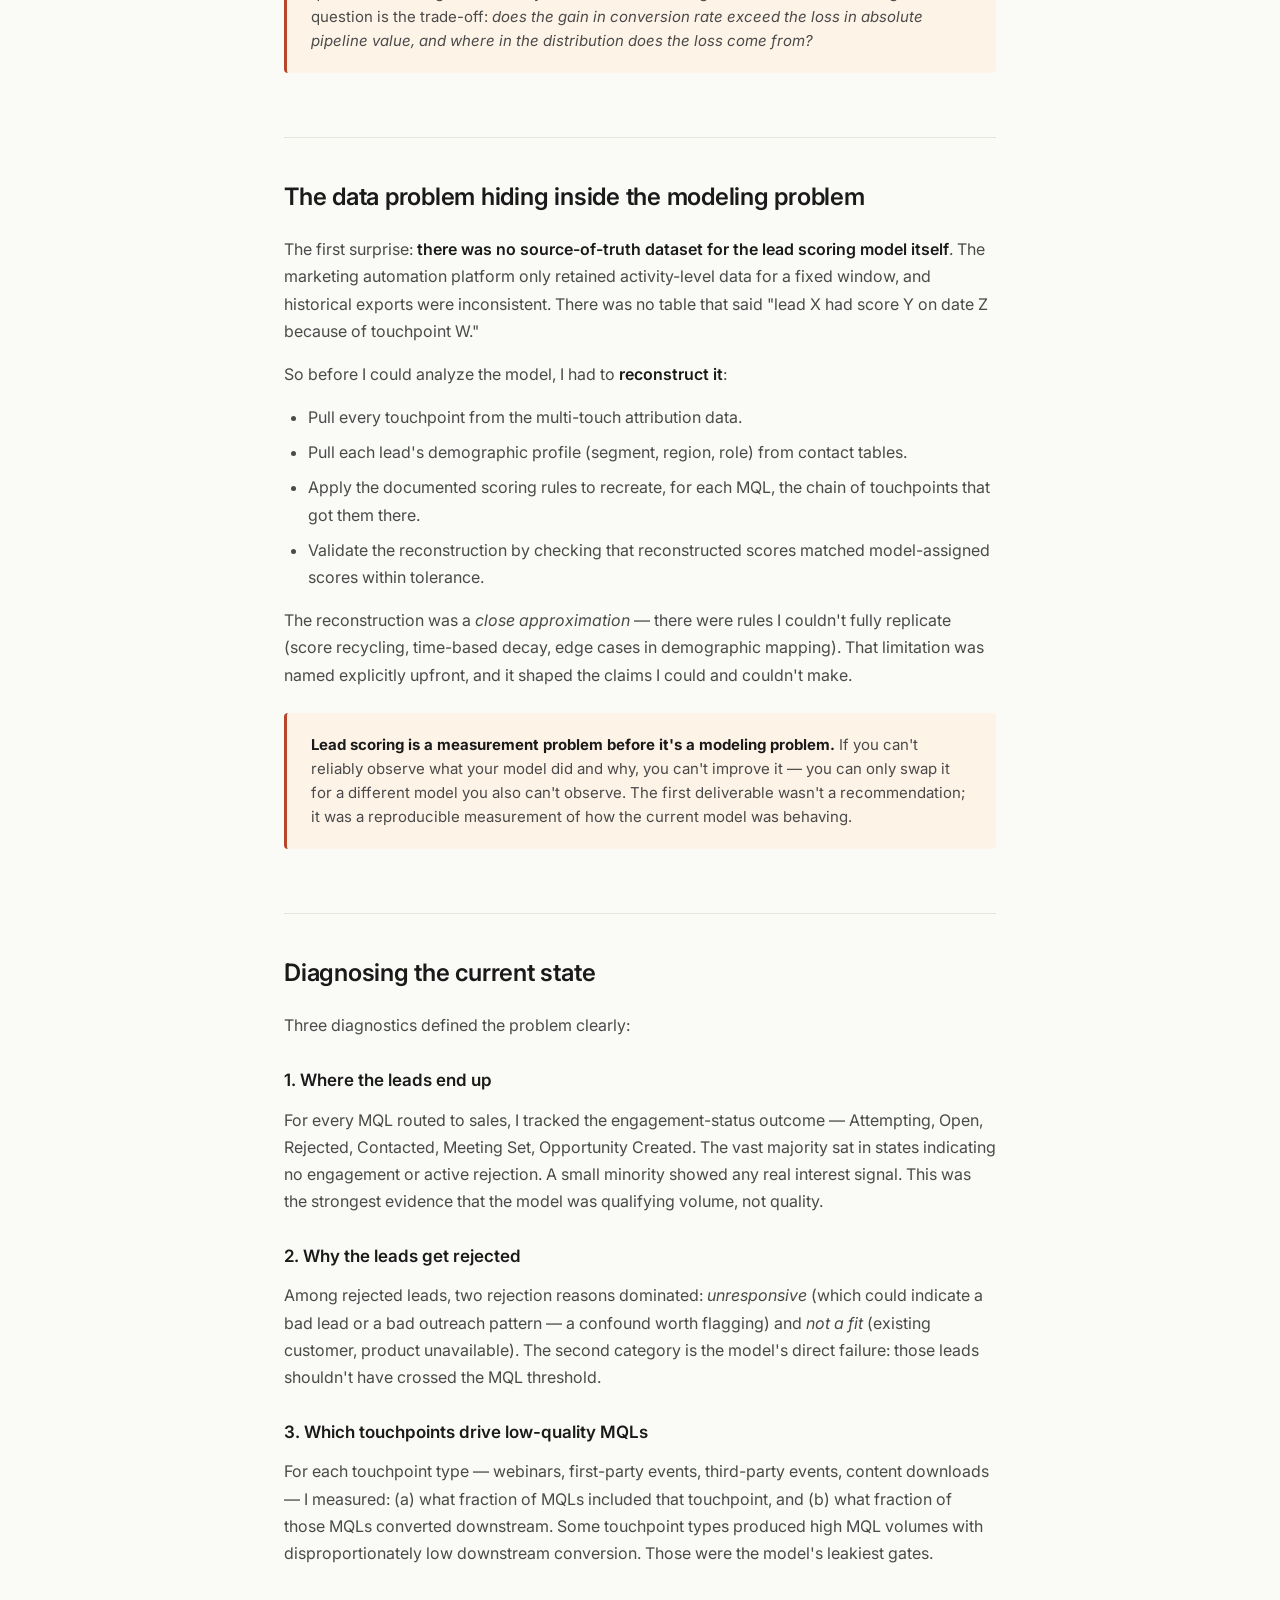
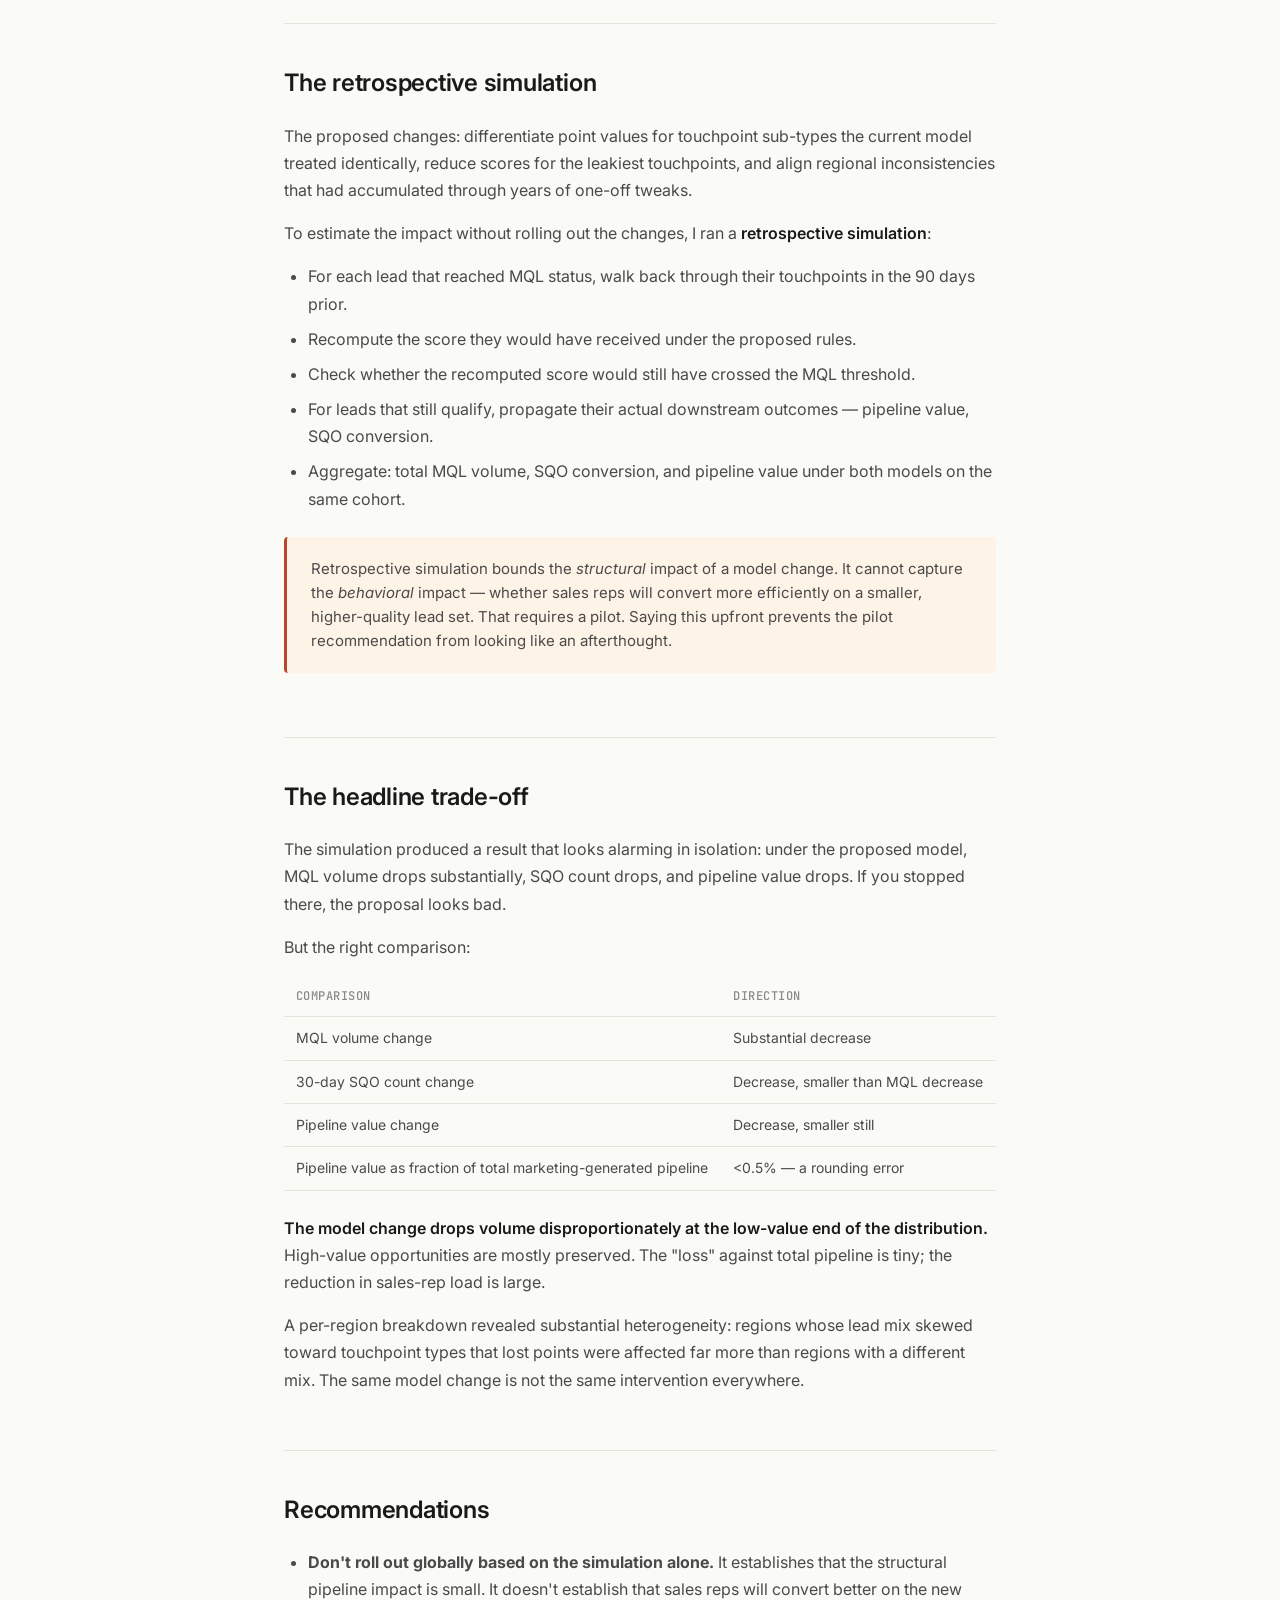
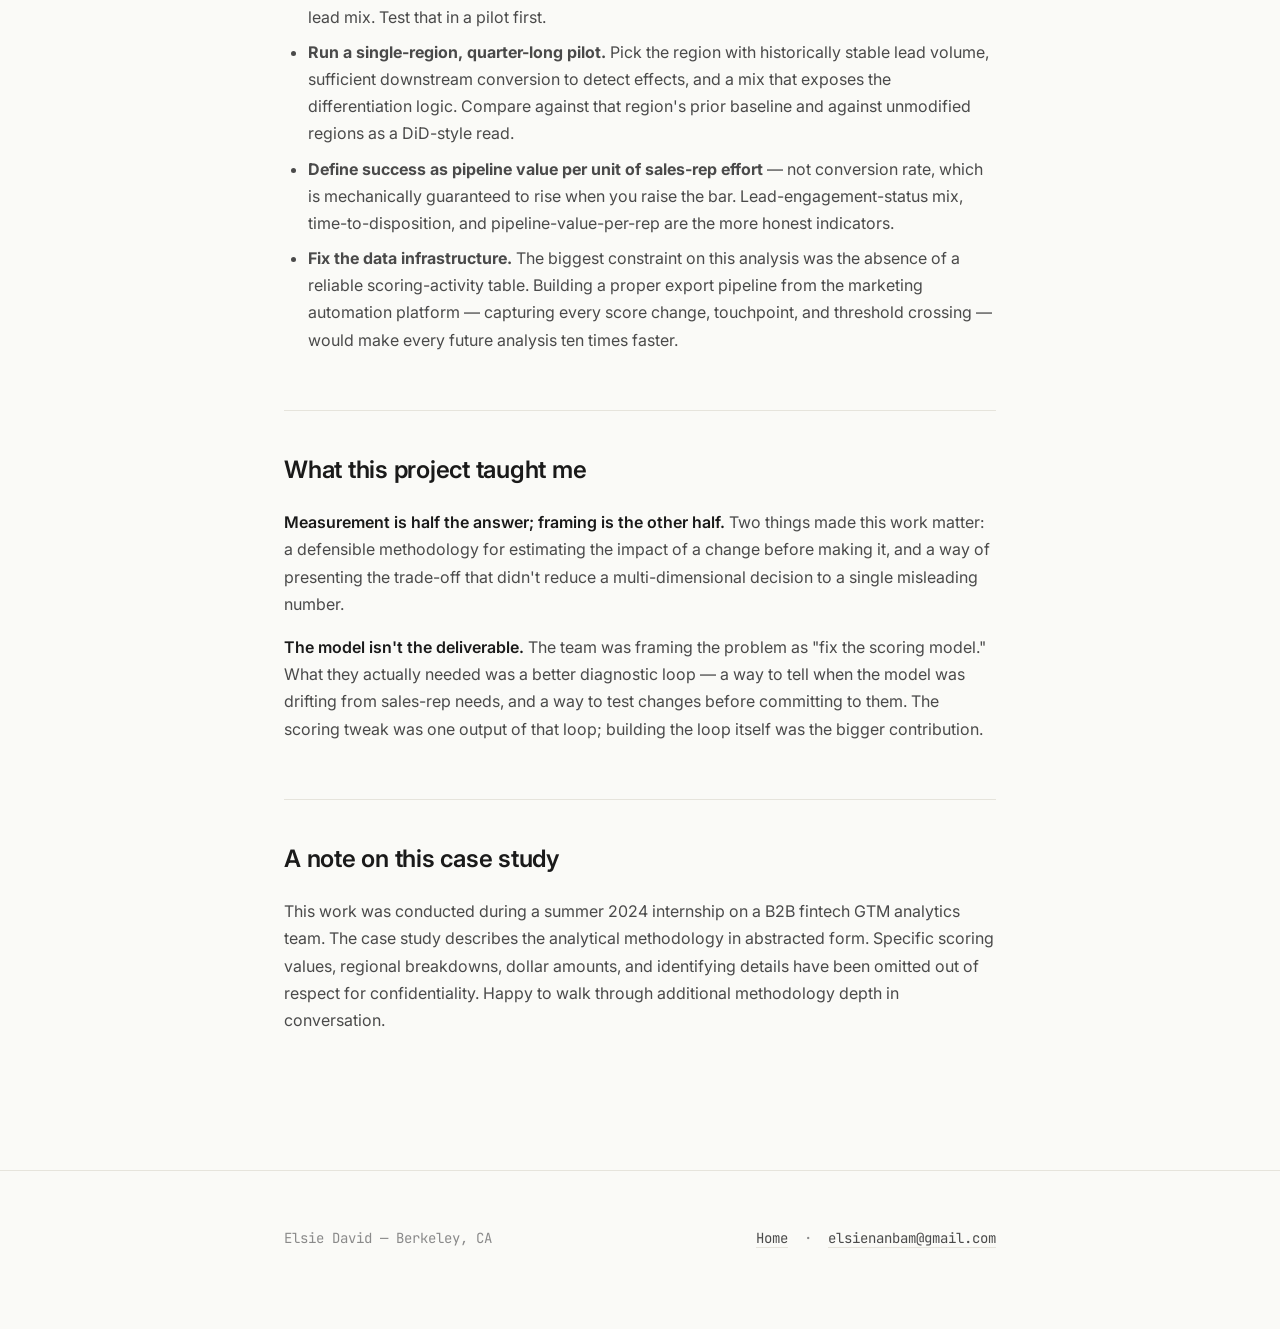
<file: case-studies/lead-scoring.html>
<!DOCTYPE html>
<html lang="en">
<head>
  <meta charset="UTF-8" />
  <meta name="viewport" content="width=device-width, initial-scale=1.0" />
  <title>Evaluating a B2B Lead Scoring Model: Quality vs. Quantity in Practice · Elsie David</title>
  <meta name="description" content="Case study: using retrospective analysis to assess the volume-quality trade-off in a predictive lead scoring model." />
  <!-- Open Graph -->
  <meta property="og:type" content="article" />
  <meta property="og:url" content="https://elsienanbam.github.io/case-studies/lead-scoring.html" />
  <meta property="og:title" content="Evaluating a B2B Lead Scoring Model: Quality vs. Quantity · Elsie David" />
  <meta property="og:description" content="Diagnosing a five-year-old lead scoring model, reconstructing it from secondary data, and using retrospective simulation to quantify the volume-quality trade-off before changing it." />
  <meta property="og:image" content="https://elsienanbam.github.io/assets/elsie_headshot_smile.jpeg" />
  <meta name="twitter:card" content="summary" />
  <link rel="preconnect" href="https://fonts.googleapis.com" />
  <link rel="preconnect" href="https://fonts.gstatic.com" crossorigin />
  <link href="https://fonts.googleapis.com/css2?family=Inter:wght@400;500;600;700&family=JetBrains+Mono:wght@400;500&display=swap" rel="stylesheet" />
  <link rel="stylesheet" href="../assets/styles.css" />
</head>
<body>
  <nav>
    <div class="container">
      <a class="name" href="../index.html">Elsie David</a>
      <div class="links">
        <a href="../index.html#work">Work</a>
        <a href="../index.html#about">About</a>
        <a href="mailto:elsienanbam@gmail.com">Contact</a>
      </div>
    </div>
  </nav>

  <div class="case-header">
    <div class="container">
      <a class="case-back" href="../index.html">← Back to all work</a>
      <div class="case-eyebrow">Case study · Analytics &amp; experimentation</div>
      <h1>Evaluating a B2B Lead Scoring Model: Quality vs. Quantity in Practice</h1>
      <p class="case-subtitle">Using retrospective analysis to assess the volume-quality trade-off</p>
      <p class="case-lede">
        A five-year-old B2B lead scoring model was producing high MQL volume and low conversion. The sales team suspected the model was qualifying too many low-quality leads. The question: <em>if we change it, what happens — and how do we know before we break it?</em>
      </p>
      <div class="case-meta">
        <div class="case-meta-item"><div class="label">Role</div><div class="value">Data Analyst Intern, GTM Analytics</div></div>
        <div class="case-meta-item"><div class="label">Duration</div><div class="value">Summer 2024</div></div>
        <div class="case-meta-item"><div class="label">Stack</div><div class="value">SQL · Python · pandas · Tableau</div></div>
        <div class="case-meta-item"><div class="label">Context</div><div class="value">B2B fintech internship — methodology abstracted</div></div>
      </div>
    </div>
  </div>

  <div class="case-body">
    <div class="container">

      <section>
        <div class="at-a-glance">
          <div class="at-a-glance-item">
            <div class="aag-label">Business question</div>
            <div class="aag-value">A five-year-old lead scoring model was generating high MQL volume with low downstream conversion. Would raising the bar help — and by how much would it hurt pipeline?</div>
          </div>
          <div class="at-a-glance-item">
            <div class="aag-label">My role</div>
            <div class="aag-value">Sole analyst. Reconstructed the model from secondary data, built and ran the retrospective simulation, and presented the trade-off to GTM stakeholders.</div>
          </div>
          <div class="at-a-glance-item">
            <div class="aag-label">Methods</div>
            <div class="aag-value">Model reconstruction from multi-touch attribution data; retrospective simulation over 90-day lead cohorts; per-region breakdown of pipeline impact.</div>
          </div>
          <div class="at-a-glance-item">
            <div class="aag-label">Key takeaway</div>
            <div class="aag-value">Dropping MQL volume preserved &gt;99.5% of marketing-generated pipeline value — reframing "volume loss" as load reduction with minimal revenue exposure.</div>
          </div>
        </div>
      </section>

      <section>
        <h2>The problem</h2>
        <p>
          A point-based lead scoring model, built years earlier over behavioral and demographic signals, was generating MQLs at a Marketing-Qualified-to-Sales-Qualified conversion rate consistently below the industry benchmark. The hypothesis: the model was awarding points too generously, so the bar for becoming an MQL was too low, and sales reps were drowning in leads they had no way to prioritize.
        </p>
        <p>
          The GTM team wanted specific scoring changes implemented. My job was to determine whether those changes would help — before applying them globally and discovering the answer the expensive way.
        </p>
        <div class="callout">
          <strong>The shape of the question matters.</strong> "Will this raise the conversion rate?" is the wrong question — raising the bar always raises the rate among those who clear it. The right question is the trade-off: <em>does the gain in conversion rate exceed the loss in absolute pipeline value, and where in the distribution does the loss come from?</em>
        </div>
      </section>

      <section>
        <h2>The data problem hiding inside the modeling problem</h2>
        <p>
          The first surprise: <strong>there was no source-of-truth dataset for the lead scoring model itself</strong>. The marketing automation platform only retained activity-level data for a fixed window, and historical exports were inconsistent. There was no table that said "lead X had score Y on date Z because of touchpoint W."
        </p>
        <p>So before I could analyze the model, I had to <strong>reconstruct it</strong>:</p>
        <ul>
          <li>Pull every touchpoint from the multi-touch attribution data.</li>
          <li>Pull each lead's demographic profile (segment, region, role) from contact tables.</li>
          <li>Apply the documented scoring rules to recreate, for each MQL, the chain of touchpoints that got them there.</li>
          <li>Validate the reconstruction by checking that reconstructed scores matched model-assigned scores within tolerance.</li>
        </ul>
        <p>
          The reconstruction was a <em>close approximation</em> — there were rules I couldn't fully replicate (score recycling, time-based decay, edge cases in demographic mapping). That limitation was named explicitly upfront, and it shaped the claims I could and couldn't make.
        </p>
        <div class="callout">
          <strong>Lead scoring is a measurement problem before it's a modeling problem.</strong> If you can't reliably observe what your model did and why, you can't improve it — you can only swap it for a different model you also can't observe. The first deliverable wasn't a recommendation; it was a reproducible measurement of how the current model was behaving.
        </div>
      </section>

      <section>
        <h2>Diagnosing the current state</h2>
        <p>Three diagnostics defined the problem clearly:</p>

        <h3>1. Where the leads end up</h3>
        <p>
          For every MQL routed to sales, I tracked the engagement-status outcome — Attempting, Open, Rejected, Contacted, Meeting Set, Opportunity Created. The vast majority sat in states indicating no engagement or active rejection. A small minority showed any real interest signal. This was the strongest evidence that the model was qualifying volume, not quality.
        </p>

        <h3>2. Why the leads get rejected</h3>
        <p>
          Among rejected leads, two rejection reasons dominated: <em>unresponsive</em> (which could indicate a bad lead or a bad outreach pattern — a confound worth flagging) and <em>not a fit</em> (existing customer, product unavailable). The second category is the model's direct failure: those leads shouldn't have crossed the MQL threshold.
        </p>

        <h3>3. Which touchpoints drive low-quality MQLs</h3>
        <p>
          For each touchpoint type — webinars, first-party events, third-party events, content downloads — I measured: (a) what fraction of MQLs included that touchpoint, and (b) what fraction of those MQLs converted downstream. Some touchpoint types produced high MQL volumes with disproportionately low downstream conversion. Those were the model's leakiest gates.
        </p>
      </section>

      <section>
        <h2>The retrospective simulation</h2>
        <p>
          The proposed changes: differentiate point values for touchpoint sub-types the current model treated identically, reduce scores for the leakiest touchpoints, and align regional inconsistencies that had accumulated through years of one-off tweaks.
        </p>
        <p>To estimate the impact without rolling out the changes, I ran a <strong>retrospective simulation</strong>:</p>
        <ul>
          <li>For each lead that reached MQL status, walk back through their touchpoints in the 90 days prior.</li>
          <li>Recompute the score they would have received under the proposed rules.</li>
          <li>Check whether the recomputed score would still have crossed the MQL threshold.</li>
          <li>For leads that still qualify, propagate their actual downstream outcomes — pipeline value, SQO conversion.</li>
          <li>Aggregate: total MQL volume, SQO conversion, and pipeline value under both models on the same cohort.</li>
        </ul>
        <div class="callout">
          Retrospective simulation bounds the <em>structural</em> impact of a model change. It cannot capture the <em>behavioral</em> impact — whether sales reps will convert more efficiently on a smaller, higher-quality lead set. That requires a pilot. Saying this upfront prevents the pilot recommendation from looking like an afterthought.
        </div>
      </section>

      <section>
        <h2>The headline trade-off</h2>
        <p>
          The simulation produced a result that looks alarming in isolation: under the proposed model, MQL volume drops substantially, SQO count drops, and pipeline value drops. If you stopped there, the proposal looks bad.
        </p>
        <p>But the right comparison:</p>
        <table>
          <thead>
            <tr><th>Comparison</th><th>Direction</th></tr>
          </thead>
          <tbody>
            <tr><td>MQL volume change</td><td>Substantial decrease</td></tr>
            <tr><td>30-day SQO count change</td><td>Decrease, smaller than MQL decrease</td></tr>
            <tr><td>Pipeline value change</td><td>Decrease, smaller still</td></tr>
            <tr><td>Pipeline value as fraction of total marketing-generated pipeline</td><td>&lt;0.5% — a rounding error</td></tr>
          </tbody>
        </table>
        <p>
          <strong>The model change drops volume disproportionately at the low-value end of the distribution.</strong> High-value opportunities are mostly preserved. The "loss" against total pipeline is tiny; the reduction in sales-rep load is large.
        </p>
        <p>
          A per-region breakdown revealed substantial heterogeneity: regions whose lead mix skewed toward touchpoint types that lost points were affected far more than regions with a different mix. The same model change is not the same intervention everywhere.
        </p>
      </section>

      <section>
        <h2>Recommendations</h2>
        <ul>
          <li><strong>Don't roll out globally based on the simulation alone.</strong> It establishes that the structural pipeline impact is small. It doesn't establish that sales reps will convert better on the new lead mix. Test that in a pilot first.</li>
          <li><strong>Run a single-region, quarter-long pilot.</strong> Pick the region with historically stable lead volume, sufficient downstream conversion to detect effects, and a mix that exposes the differentiation logic. Compare against that region's prior baseline and against unmodified regions as a DiD-style read.</li>
          <li><strong>Define success as pipeline value per unit of sales-rep effort</strong> — not conversion rate, which is mechanically guaranteed to rise when you raise the bar. Lead-engagement-status mix, time-to-disposition, and pipeline-value-per-rep are the more honest indicators.</li>
          <li><strong>Fix the data infrastructure.</strong> The biggest constraint on this analysis was the absence of a reliable scoring-activity table. Building a proper export pipeline from the marketing automation platform — capturing every score change, touchpoint, and threshold crossing — would make every future analysis ten times faster.</li>
        </ul>
      </section>

      <section>
        <h2>What this project taught me</h2>
        <p>
          <strong>Measurement is half the answer; framing is the other half.</strong> Two things made this work matter: a defensible methodology for estimating the impact of a change before making it, and a way of presenting the trade-off that didn't reduce a multi-dimensional decision to a single misleading number.
        </p>
        <p>
          <strong>The model isn't the deliverable.</strong> The team was framing the problem as "fix the scoring model." What they actually needed was a better diagnostic loop — a way to tell when the model was drifting from sales-rep needs, and a way to test changes before committing to them. The scoring tweak was one output of that loop; building the loop itself was the bigger contribution.
        </p>
      </section>

      <section>
        <h2>A note on this case study</h2>
        <p>
          This work was conducted during a summer 2024 internship on a B2B fintech GTM analytics team. The case study describes the analytical methodology in abstracted form. Specific scoring values, regional breakdowns, dollar amounts, and identifying details have been omitted out of respect for confidentiality. Happy to walk through additional methodology depth in conversation.
        </p>
      </section>

    </div>
  </div>

  <footer>
    <div class="container">
      <div>Elsie David — Berkeley, CA</div>
      <div>
        <a href="../index.html">Home</a>
        &nbsp;·&nbsp;
        <a href="mailto:elsienanbam@gmail.com">elsienanbam@gmail.com</a>
      </div>
    </div>
  </footer>
</body>
</html>
</file>
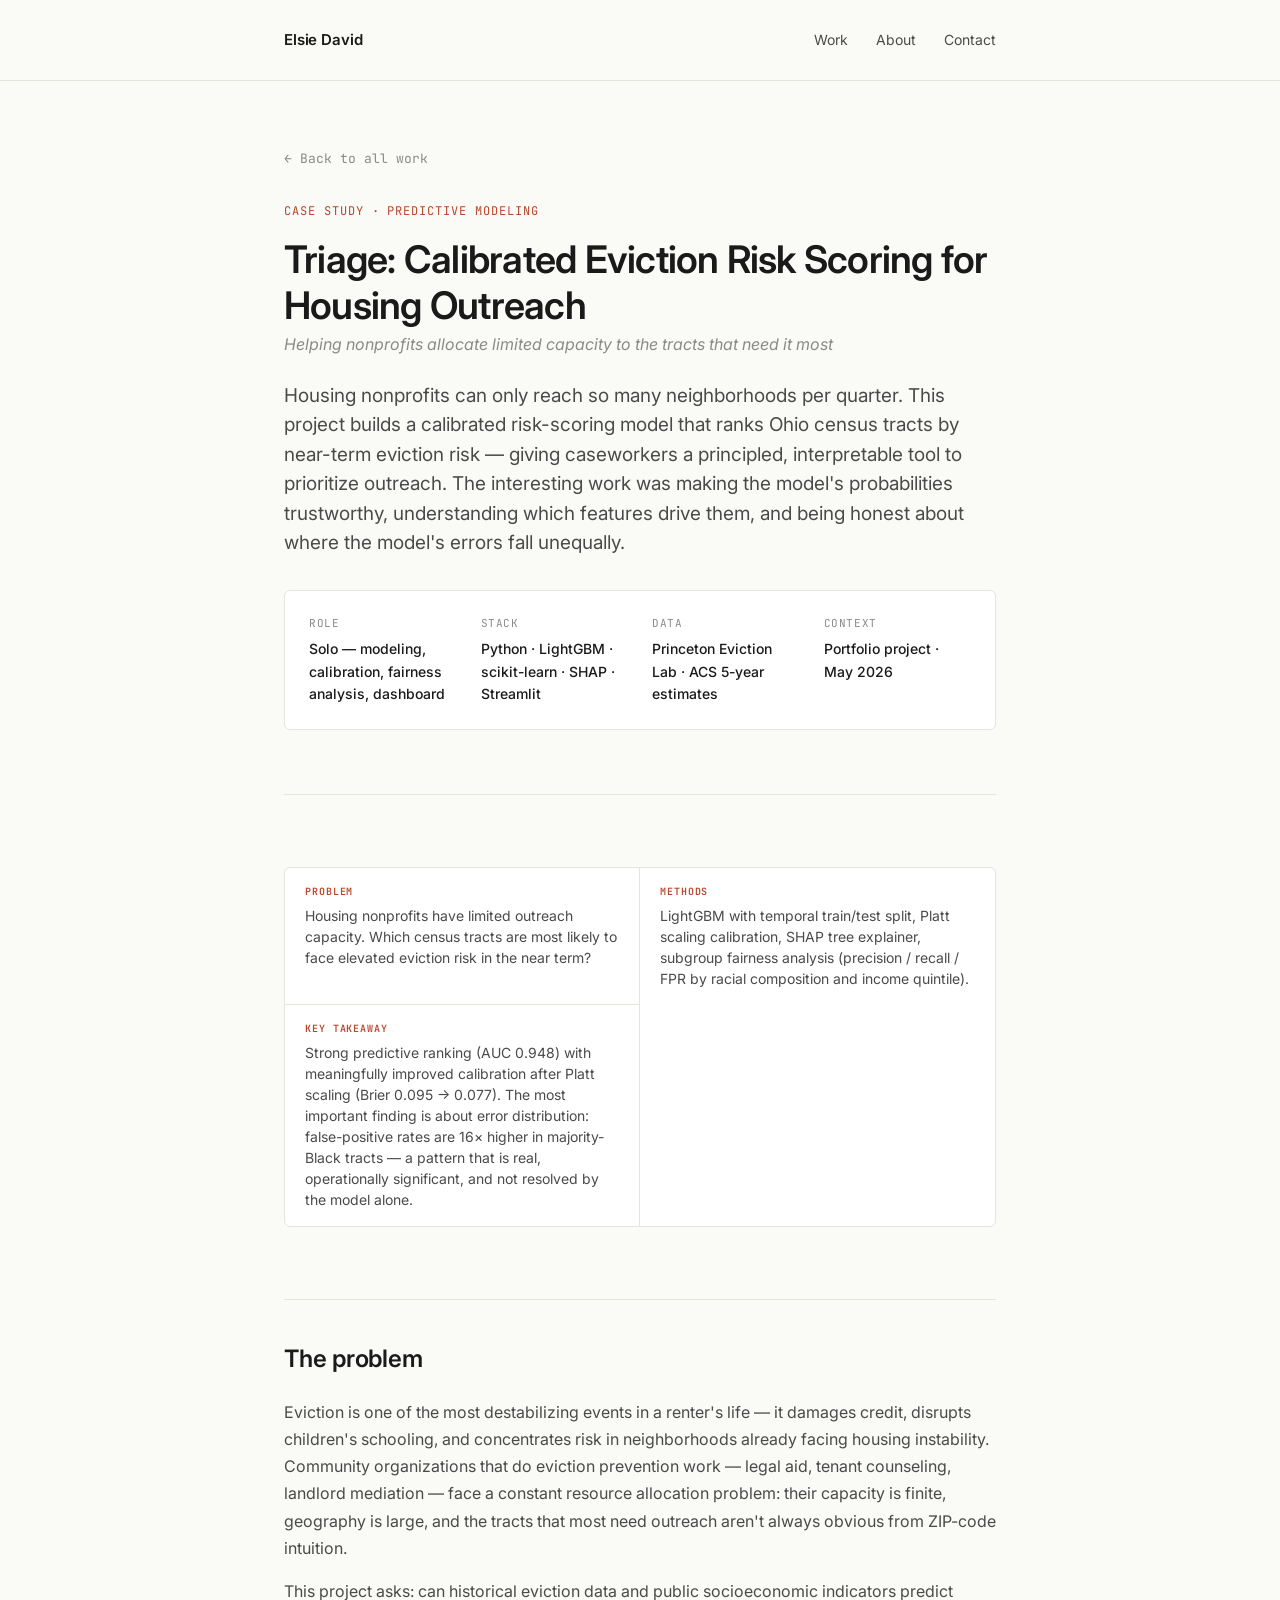
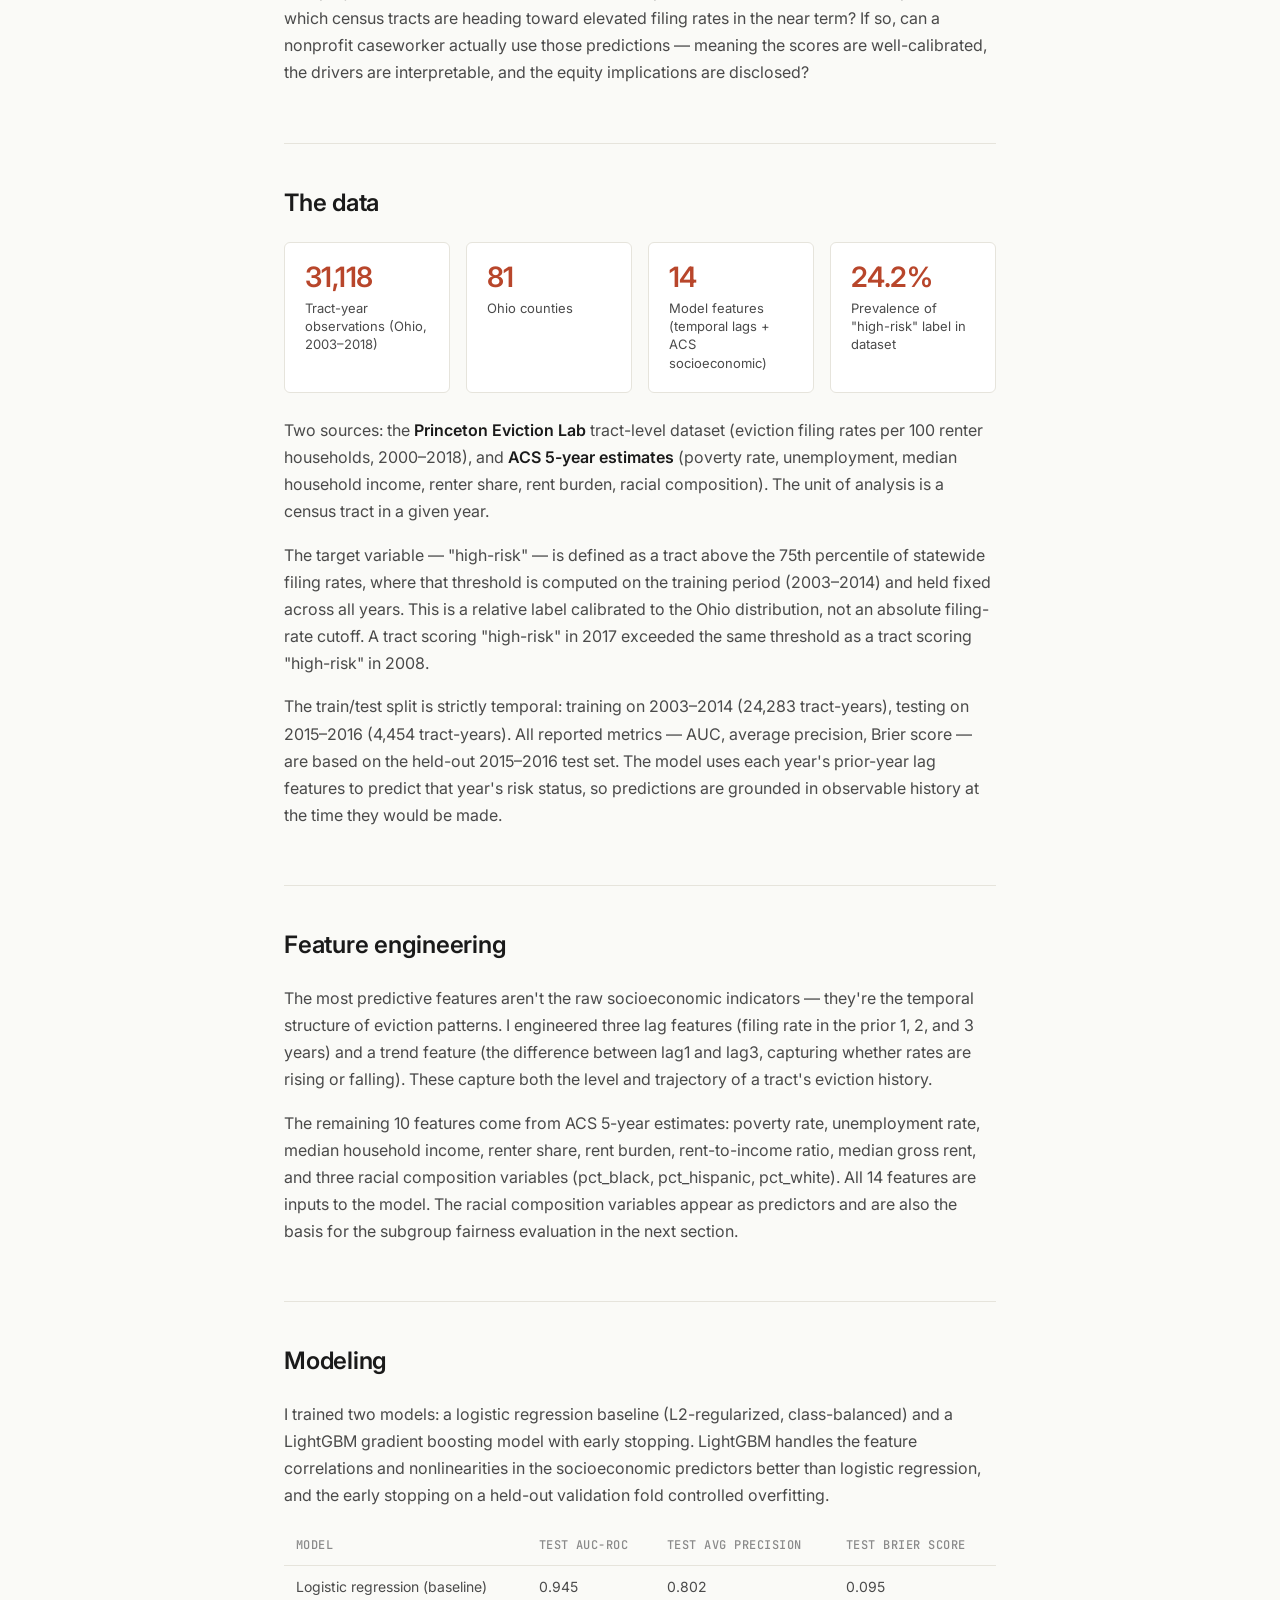
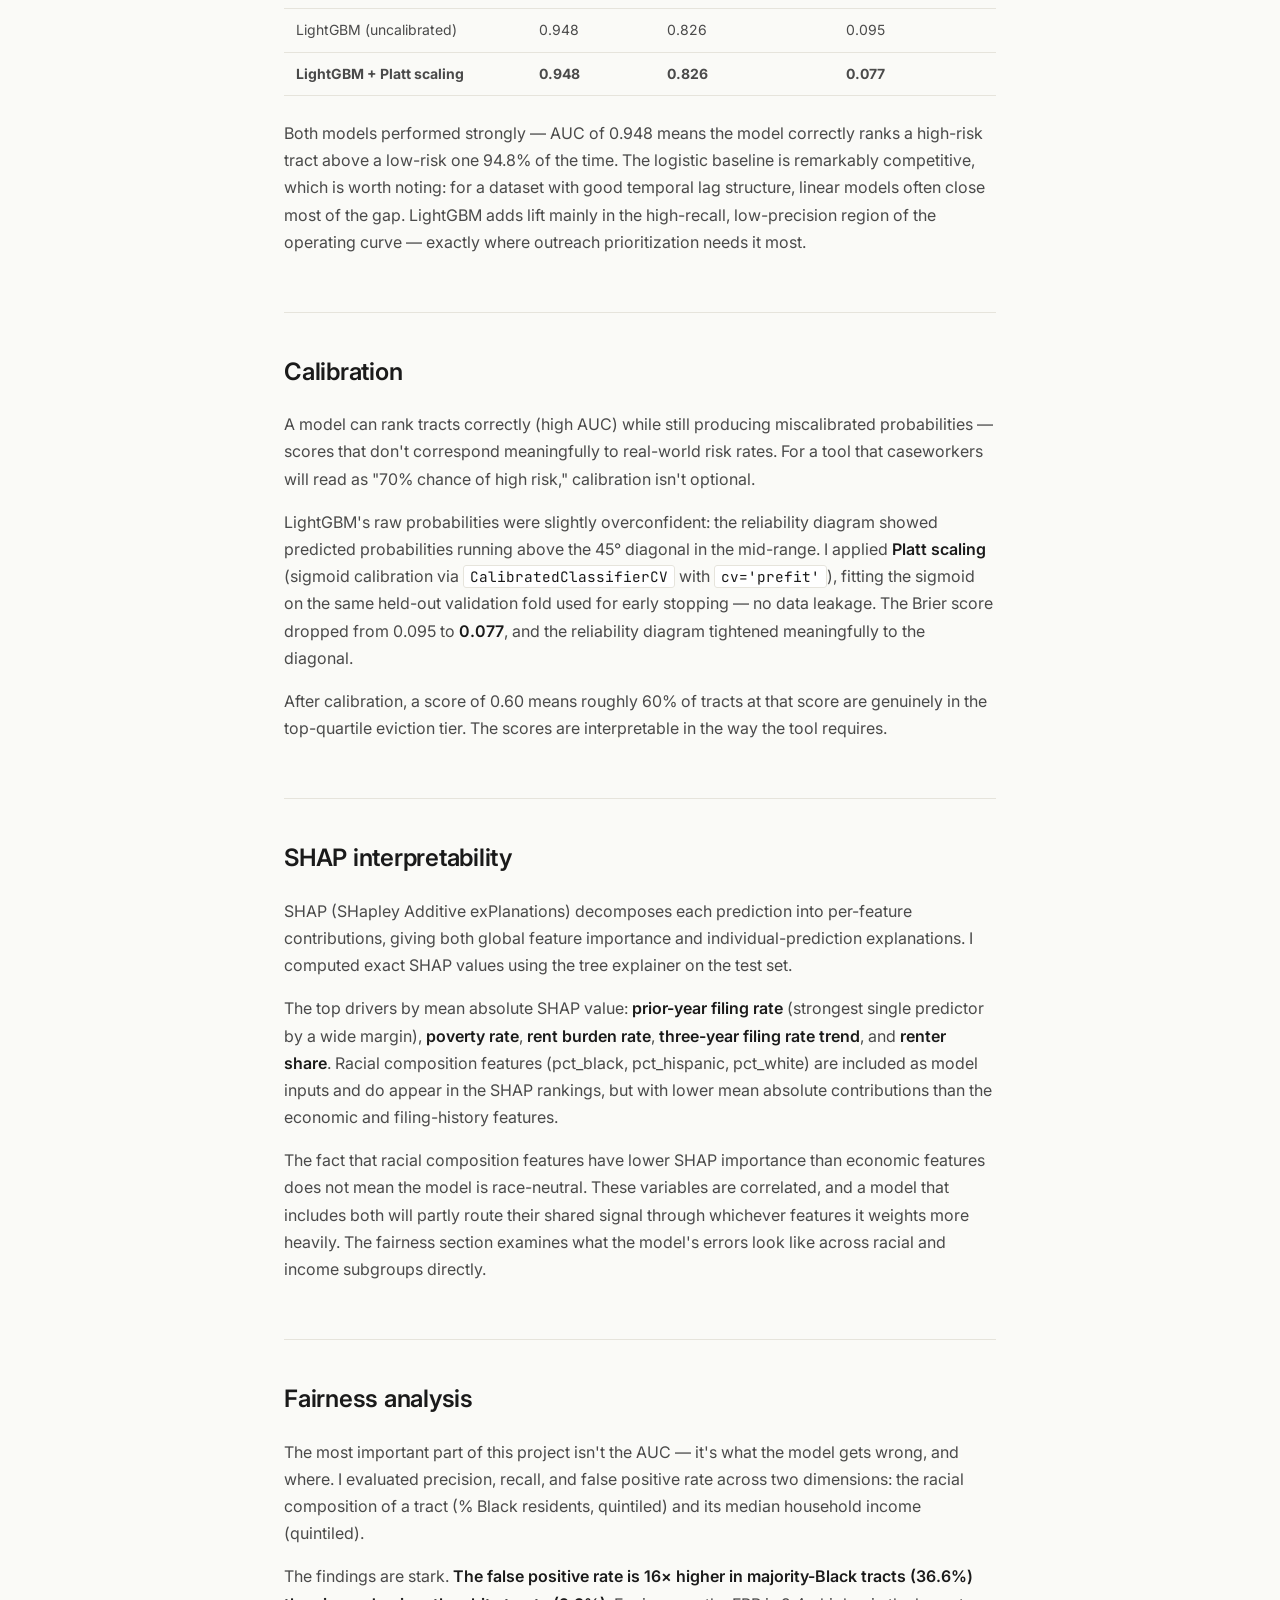
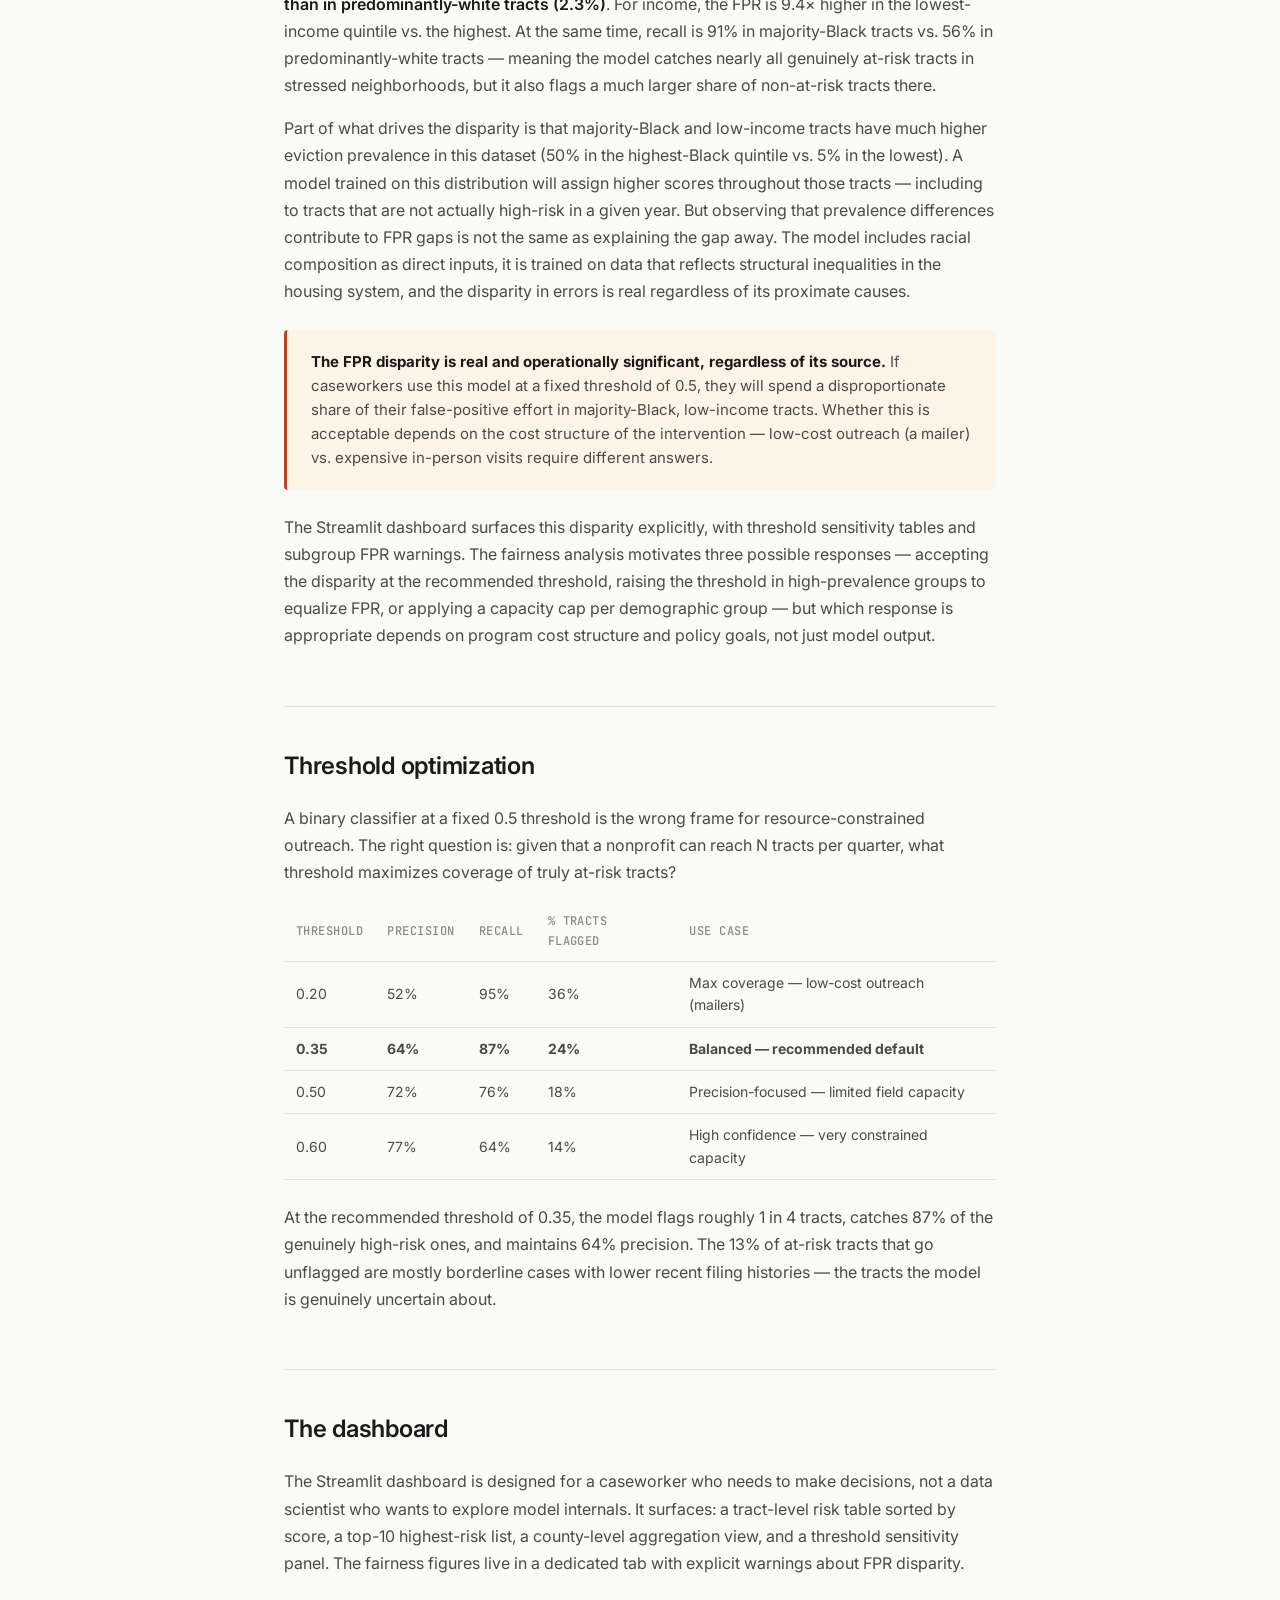
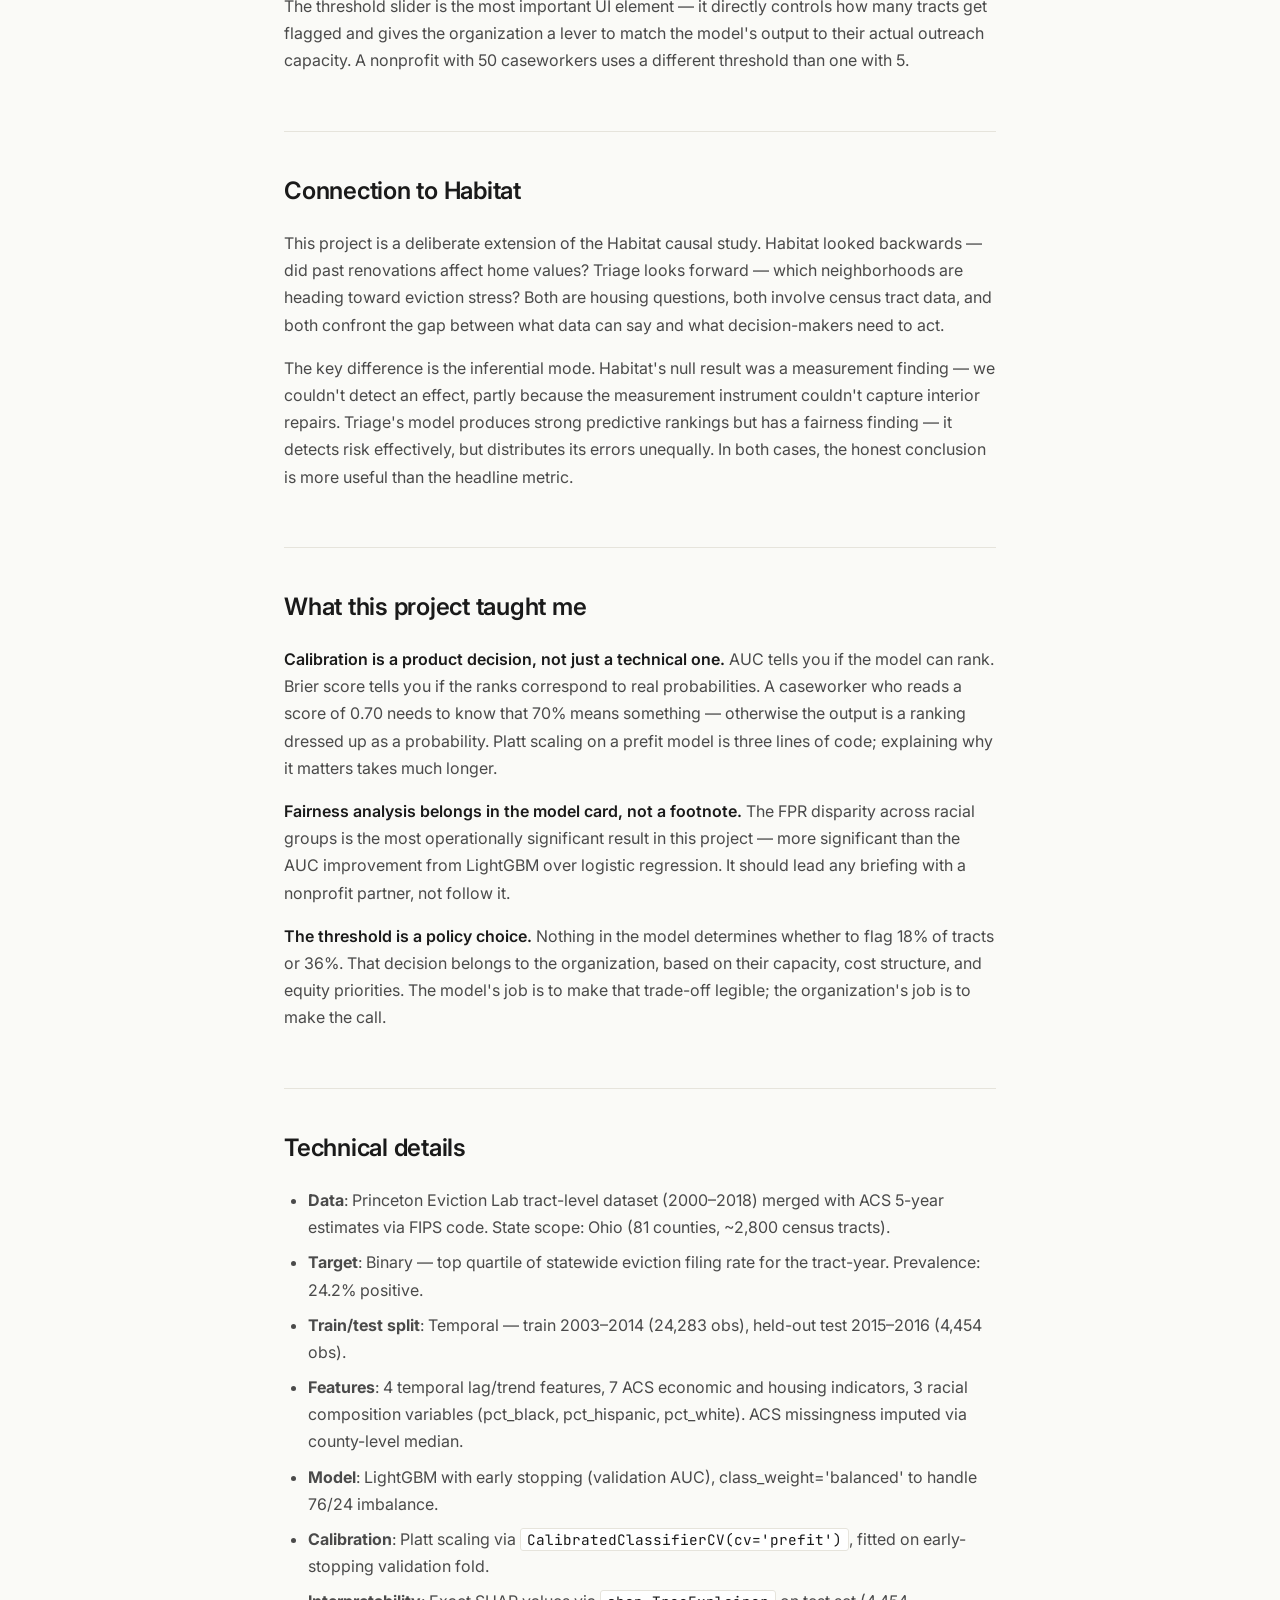
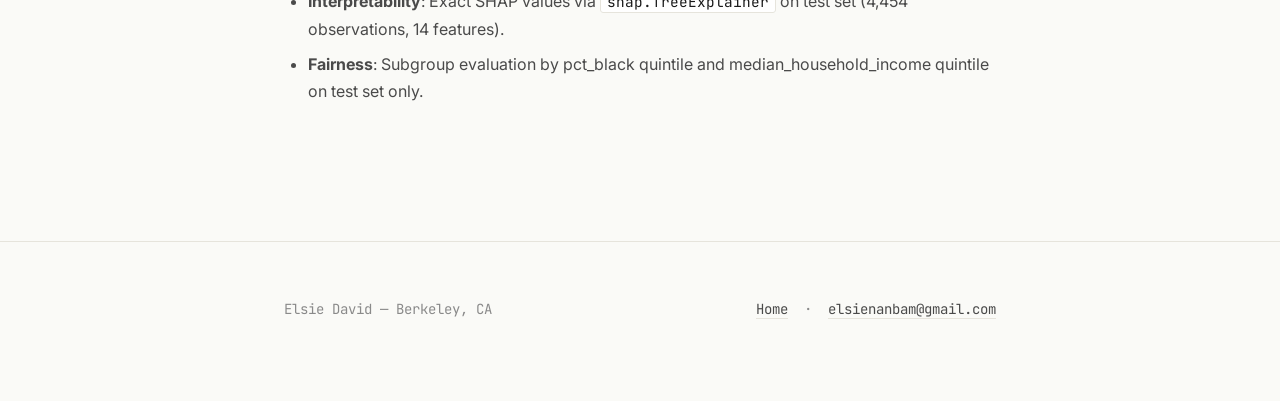
<file: case-studies/triage.html>
<!DOCTYPE html>
<html lang="en">
<head>
  <meta charset="UTF-8" />
  <meta name="viewport" content="width=device-width, initial-scale=1.0" />
  <title>Triage: Calibrated Eviction Risk Scoring for Housing Outreach · Elsie David</title>
  <meta name="description" content="Case study: building a calibrated, interpretable eviction risk model for housing nonprofits allocating outreach capacity across Ohio census tracts." />
  <!-- Open Graph -->
  <meta property="og:type" content="article" />
  <meta property="og:url" content="https://elsienanbam.github.io/case-studies/triage.html" />
  <meta property="og:title" content="Triage: Calibrated Eviction Risk Scoring · Elsie David" />
  <meta property="og:description" content="LightGBM + Platt scaling trained on Princeton Eviction Lab data. AUC 0.948, Brier 0.077, SHAP interpretability, fairness analysis across racial and income subgroups." />
  <meta property="og:image" content="https://elsienanbam.github.io/assets/elsie_headshot_smile.jpeg" />
  <meta name="twitter:card" content="summary" />
  <link rel="preconnect" href="https://fonts.googleapis.com" />
  <link rel="preconnect" href="https://fonts.gstatic.com" crossorigin />
  <link href="https://fonts.googleapis.com/css2?family=Inter:wght@400;500;600;700&family=JetBrains+Mono:wght@400;500&display=swap" rel="stylesheet" />
  <link rel="stylesheet" href="../assets/styles.css" />
</head>
<body>
  <nav>
    <div class="container">
      <a class="name" href="../index.html">Elsie David</a>
      <div class="links">
        <a href="../index.html#work">Work</a>
        <a href="../index.html#about">About</a>
        <a href="mailto:elsienanbam@gmail.com">Contact</a>
      </div>
    </div>
  </nav>

  <div class="case-header">
    <div class="container">
      <a class="case-back" href="../index.html">← Back to all work</a>
      <div class="case-eyebrow">Case study · Predictive modeling</div>
      <h1>Triage: Calibrated Eviction Risk Scoring for Housing Outreach</h1>
      <p class="case-subtitle">Helping nonprofits allocate limited capacity to the tracts that need it most</p>
      <p class="case-lede">
        Housing nonprofits can only reach so many neighborhoods per quarter. This project builds a calibrated risk-scoring model that ranks Ohio census tracts by near-term eviction risk — giving caseworkers a principled, interpretable tool to prioritize outreach. The interesting work was making the model's probabilities trustworthy, understanding which features drive them, and being honest about where the model's errors fall unequally.
      </p>
      <div class="case-meta">
        <div class="case-meta-item"><div class="label">Role</div><div class="value">Solo — modeling, calibration, fairness analysis, dashboard</div></div>
        <div class="case-meta-item"><div class="label">Stack</div><div class="value">Python · LightGBM · scikit-learn · SHAP · Streamlit</div></div>
        <div class="case-meta-item"><div class="label">Data</div><div class="value">Princeton Eviction Lab · ACS 5-year estimates</div></div>
        <div class="case-meta-item"><div class="label">Context</div><div class="value">Portfolio project · May 2026</div></div>
      </div>
    </div>
  </div>

  <div class="case-body">
    <div class="container">

      <section>
        <div class="at-a-glance">
          <div class="at-a-glance-item">
            <div class="aag-label">Problem</div>
            <div class="aag-value">Housing nonprofits have limited outreach capacity. Which census tracts are most likely to face elevated eviction risk in the near term?</div>
          </div>
          <div class="at-a-glance-item">
            <div class="aag-label">Methods</div>
            <div class="aag-value">LightGBM with temporal train/test split, Platt scaling calibration, SHAP tree explainer, subgroup fairness analysis (precision / recall / FPR by racial composition and income quintile).</div>
          </div>
          <div class="at-a-glance-item">
            <div class="aag-label">Key takeaway</div>
            <div class="aag-value">Strong predictive ranking (AUC 0.948) with meaningfully improved calibration after Platt scaling (Brier 0.095 → 0.077). The most important finding is about error distribution: false-positive rates are 16× higher in majority-Black tracts — a pattern that is real, operationally significant, and not resolved by the model alone.</div>
          </div>
        </div>
      </section>

      <section>
        <h2>The problem</h2>
        <p>
          Eviction is one of the most destabilizing events in a renter's life — it damages credit, disrupts children's schooling, and concentrates risk in neighborhoods already facing housing instability. Community organizations that do eviction prevention work — legal aid, tenant counseling, landlord mediation — face a constant resource allocation problem: their capacity is finite, geography is large, and the tracts that most need outreach aren't always obvious from ZIP-code intuition.
        </p>
        <p>
          This project asks: can historical eviction data and public socioeconomic indicators predict which census tracts are heading toward elevated filing rates in the near term? If so, can a nonprofit caseworker actually use those predictions — meaning the scores are well-calibrated, the drivers are interpretable, and the equity implications are disclosed?
        </p>
      </section>

      <section>
        <h2>The data</h2>
        <div class="results-grid">
          <div class="result-card"><div class="number">31,118</div><div class="label">Tract-year observations (Ohio, 2003–2018)</div></div>
          <div class="result-card"><div class="number">81</div><div class="label">Ohio counties</div></div>
          <div class="result-card"><div class="number">14</div><div class="label">Model features (temporal lags + ACS socioeconomic)</div></div>
          <div class="result-card"><div class="number">24.2%</div><div class="label">Prevalence of "high-risk" label in dataset</div></div>
        </div>
        <p>
          Two sources: the <strong>Princeton Eviction Lab</strong> tract-level dataset (eviction filing rates per 100 renter households, 2000–2018), and <strong>ACS 5-year estimates</strong> (poverty rate, unemployment, median household income, renter share, rent burden, racial composition). The unit of analysis is a census tract in a given year.
        </p>
        <p>
          The target variable — "high-risk" — is defined as a tract above the 75th percentile of statewide filing rates, where that threshold is computed on the training period (2003–2014) and held fixed across all years. This is a relative label calibrated to the Ohio distribution, not an absolute filing-rate cutoff. A tract scoring "high-risk" in 2017 exceeded the same threshold as a tract scoring "high-risk" in 2008.
        </p>
        <p>
          The train/test split is strictly temporal: training on 2003–2014 (24,283 tract-years), testing on 2015–2016 (4,454 tract-years). All reported metrics — AUC, average precision, Brier score — are based on the held-out 2015–2016 test set. The model uses each year's prior-year lag features to predict that year's risk status, so predictions are grounded in observable history at the time they would be made.
        </p>
      </section>

      <section>
        <h2>Feature engineering</h2>
        <p>
          The most predictive features aren't the raw socioeconomic indicators — they're the temporal structure of eviction patterns. I engineered three lag features (filing rate in the prior 1, 2, and 3 years) and a trend feature (the difference between lag1 and lag3, capturing whether rates are rising or falling). These capture both the level and trajectory of a tract's eviction history.
        </p>
        <p>
          The remaining 10 features come from ACS 5-year estimates: poverty rate, unemployment rate, median household income, renter share, rent burden, rent-to-income ratio, median gross rent, and three racial composition variables (pct_black, pct_hispanic, pct_white). All 14 features are inputs to the model. The racial composition variables appear as predictors and are also the basis for the subgroup fairness evaluation in the next section.
        </p>
      </section>

      <section>
        <h2>Modeling</h2>
        <p>
          I trained two models: a logistic regression baseline (L2-regularized, class-balanced) and a LightGBM gradient boosting model with early stopping. LightGBM handles the feature correlations and nonlinearities in the socioeconomic predictors better than logistic regression, and the early stopping on a held-out validation fold controlled overfitting.
        </p>
        <table>
          <thead>
            <tr><th>Model</th><th>Test AUC-ROC</th><th>Test Avg Precision</th><th>Test Brier Score</th></tr>
          </thead>
          <tbody>
            <tr><td>Logistic regression (baseline)</td><td>0.945</td><td>0.802</td><td>0.095</td></tr>
            <tr><td>LightGBM (uncalibrated)</td><td>0.948</td><td>0.826</td><td>0.095</td></tr>
            <tr><td><strong>LightGBM + Platt scaling</strong></td><td><strong>0.948</strong></td><td><strong>0.826</strong></td><td><strong>0.077</strong></td></tr>
          </tbody>
        </table>
        <p>
          Both models performed strongly — AUC of 0.948 means the model correctly ranks a high-risk tract above a low-risk one 94.8% of the time. The logistic baseline is remarkably competitive, which is worth noting: for a dataset with good temporal lag structure, linear models often close most of the gap. LightGBM adds lift mainly in the high-recall, low-precision region of the operating curve — exactly where outreach prioritization needs it most.
        </p>
      </section>

      <section>
        <h2>Calibration</h2>
        <p>
          A model can rank tracts correctly (high AUC) while still producing miscalibrated probabilities — scores that don't correspond meaningfully to real-world risk rates. For a tool that caseworkers will read as "70% chance of high risk," calibration isn't optional.
        </p>
        <p>
          LightGBM's raw probabilities were slightly overconfident: the reliability diagram showed predicted probabilities running above the 45° diagonal in the mid-range. I applied <strong>Platt scaling</strong> (sigmoid calibration via <code>CalibratedClassifierCV</code> with <code>cv='prefit'</code>), fitting the sigmoid on the same held-out validation fold used for early stopping — no data leakage. The Brier score dropped from 0.095 to <strong>0.077</strong>, and the reliability diagram tightened meaningfully to the diagonal.
        </p>
        <p>
          After calibration, a score of 0.60 means roughly 60% of tracts at that score are genuinely in the top-quartile eviction tier. The scores are interpretable in the way the tool requires.
        </p>
      </section>

      <section>
        <h2>SHAP interpretability</h2>
        <p>
          SHAP (SHapley Additive exPlanations) decomposes each prediction into per-feature contributions, giving both global feature importance and individual-prediction explanations. I computed exact SHAP values using the tree explainer on the test set.
        </p>
        <p>
          The top drivers by mean absolute SHAP value: <strong>prior-year filing rate</strong> (strongest single predictor by a wide margin), <strong>poverty rate</strong>, <strong>rent burden rate</strong>, <strong>three-year filing rate trend</strong>, and <strong>renter share</strong>. Racial composition features (pct_black, pct_hispanic, pct_white) are included as model inputs and do appear in the SHAP rankings, but with lower mean absolute contributions than the economic and filing-history features.
        </p>
        <p>
          The fact that racial composition features have lower SHAP importance than economic features does not mean the model is race-neutral. These variables are correlated, and a model that includes both will partly route their shared signal through whichever features it weights more heavily. The fairness section examines what the model's errors look like across racial and income subgroups directly.
        </p>
      </section>

      <section>
        <h2>Fairness analysis</h2>
        <p>
          The most important part of this project isn't the AUC — it's what the model gets wrong, and where. I evaluated precision, recall, and false positive rate across two dimensions: the racial composition of a tract (% Black residents, quintiled) and its median household income (quintiled).
        </p>
        <p>
          The findings are stark. <strong>The false positive rate is 16× higher in majority-Black tracts (36.6%) than in predominantly-white tracts (2.3%)</strong>. For income, the FPR is 9.4× higher in the lowest-income quintile vs. the highest. At the same time, recall is 91% in majority-Black tracts vs. 56% in predominantly-white tracts — meaning the model catches nearly all genuinely at-risk tracts in stressed neighborhoods, but it also flags a much larger share of non-at-risk tracts there.
        </p>
        <p>
          Part of what drives the disparity is that majority-Black and low-income tracts have much higher eviction prevalence in this dataset (50% in the highest-Black quintile vs. 5% in the lowest). A model trained on this distribution will assign higher scores throughout those tracts — including to tracts that are not actually high-risk in a given year. But observing that prevalence differences contribute to FPR gaps is not the same as explaining the gap away. The model includes racial composition as direct inputs, it is trained on data that reflects structural inequalities in the housing system, and the disparity in errors is real regardless of its proximate causes.
        </p>
        <div class="callout">
          <strong>The FPR disparity is real and operationally significant, regardless of its source.</strong> If caseworkers use this model at a fixed threshold of 0.5, they will spend a disproportionate share of their false-positive effort in majority-Black, low-income tracts. Whether this is acceptable depends on the cost structure of the intervention — low-cost outreach (a mailer) vs. expensive in-person visits require different answers.
        </div>
        <p>
          The Streamlit dashboard surfaces this disparity explicitly, with threshold sensitivity tables and subgroup FPR warnings. The fairness analysis motivates three possible responses — accepting the disparity at the recommended threshold, raising the threshold in high-prevalence groups to equalize FPR, or applying a capacity cap per demographic group — but which response is appropriate depends on program cost structure and policy goals, not just model output.
        </p>
      </section>

      <section>
        <h2>Threshold optimization</h2>
        <p>
          A binary classifier at a fixed 0.5 threshold is the wrong frame for resource-constrained outreach. The right question is: given that a nonprofit can reach N tracts per quarter, what threshold maximizes coverage of truly at-risk tracts?
        </p>
        <table>
          <thead>
            <tr><th>Threshold</th><th>Precision</th><th>Recall</th><th>% Tracts Flagged</th><th>Use case</th></tr>
          </thead>
          <tbody>
            <tr><td>0.20</td><td>52%</td><td>95%</td><td>36%</td><td>Max coverage — low-cost outreach (mailers)</td></tr>
            <tr><td><strong>0.35</strong></td><td><strong>64%</strong></td><td><strong>87%</strong></td><td><strong>24%</strong></td><td><strong>Balanced — recommended default</strong></td></tr>
            <tr><td>0.50</td><td>72%</td><td>76%</td><td>18%</td><td>Precision-focused — limited field capacity</td></tr>
            <tr><td>0.60</td><td>77%</td><td>64%</td><td>14%</td><td>High confidence — very constrained capacity</td></tr>
          </tbody>
        </table>
        <p>
          At the recommended threshold of 0.35, the model flags roughly 1 in 4 tracts, catches 87% of the genuinely high-risk ones, and maintains 64% precision. The 13% of at-risk tracts that go unflagged are mostly borderline cases with lower recent filing histories — the tracts the model is genuinely uncertain about.
        </p>
      </section>

      <section>
        <h2>The dashboard</h2>
        <p>
          The Streamlit dashboard is designed for a caseworker who needs to make decisions, not a data scientist who wants to explore model internals. It surfaces: a tract-level risk table sorted by score, a top-10 highest-risk list, a county-level aggregation view, and a threshold sensitivity panel. The fairness figures live in a dedicated tab with explicit warnings about FPR disparity.
        </p>
        <p>
          The threshold slider is the most important UI element — it directly controls how many tracts get flagged and gives the organization a lever to match the model's output to their actual outreach capacity. A nonprofit with 50 caseworkers uses a different threshold than one with 5.
        </p>
      </section>

      <section>
        <h2>Connection to Habitat</h2>
        <p>
          This project is a deliberate extension of the Habitat causal study. Habitat looked backwards — did past renovations affect home values? Triage looks forward — which neighborhoods are heading toward eviction stress? Both are housing questions, both involve census tract data, and both confront the gap between what data can say and what decision-makers need to act.
        </p>
        <p>
          The key difference is the inferential mode. Habitat's null result was a measurement finding — we couldn't detect an effect, partly because the measurement instrument couldn't capture interior repairs. Triage's model produces strong predictive rankings but has a fairness finding — it detects risk effectively, but distributes its errors unequally. In both cases, the honest conclusion is more useful than the headline metric.
        </p>
      </section>

      <section>
        <h2>What this project taught me</h2>
        <p>
          <strong>Calibration is a product decision, not just a technical one.</strong> AUC tells you if the model can rank. Brier score tells you if the ranks correspond to real probabilities. A caseworker who reads a score of 0.70 needs to know that 70% means something — otherwise the output is a ranking dressed up as a probability. Platt scaling on a prefit model is three lines of code; explaining why it matters takes much longer.
        </p>
        <p>
          <strong>Fairness analysis belongs in the model card, not a footnote.</strong> The FPR disparity across racial groups is the most operationally significant result in this project — more significant than the AUC improvement from LightGBM over logistic regression. It should lead any briefing with a nonprofit partner, not follow it.
        </p>
        <p>
          <strong>The threshold is a policy choice.</strong> Nothing in the model determines whether to flag 18% of tracts or 36%. That decision belongs to the organization, based on their capacity, cost structure, and equity priorities. The model's job is to make that trade-off legible; the organization's job is to make the call.
        </p>
      </section>

      <section>
        <h2>Technical details</h2>
        <ul>
          <li><strong>Data</strong>: Princeton Eviction Lab tract-level dataset (2000–2018) merged with ACS 5-year estimates via FIPS code. State scope: Ohio (81 counties, ~2,800 census tracts).</li>
          <li><strong>Target</strong>: Binary — top quartile of statewide eviction filing rate for the tract-year. Prevalence: 24.2% positive.</li>
          <li><strong>Train/test split</strong>: Temporal — train 2003–2014 (24,283 obs), held-out test 2015–2016 (4,454 obs).</li>
          <li><strong>Features</strong>: 4 temporal lag/trend features, 7 ACS economic and housing indicators, 3 racial composition variables (pct_black, pct_hispanic, pct_white). ACS missingness imputed via county-level median.</li>
          <li><strong>Model</strong>: LightGBM with early stopping (validation AUC), class_weight='balanced' to handle 76/24 imbalance.</li>
          <li><strong>Calibration</strong>: Platt scaling via <code>CalibratedClassifierCV(cv='prefit')</code>, fitted on early-stopping validation fold.</li>
          <li><strong>Interpretability</strong>: Exact SHAP values via <code>shap.TreeExplainer</code> on test set (4,454 observations, 14 features).</li>
          <li><strong>Fairness</strong>: Subgroup evaluation by pct_black quintile and median_household_income quintile on test set only.</li>
        </ul>
      </section>

    </div>
  </div>

  <footer>
    <div class="container">
      <div>Elsie David — Berkeley, CA</div>
      <div>
        <a href="../index.html">Home</a>
        &nbsp;·&nbsp;
        <a href="mailto:elsienanbam@gmail.com">elsienanbam@gmail.com</a>
      </div>
    </div>
  </footer>
</body>
</html>
</file>
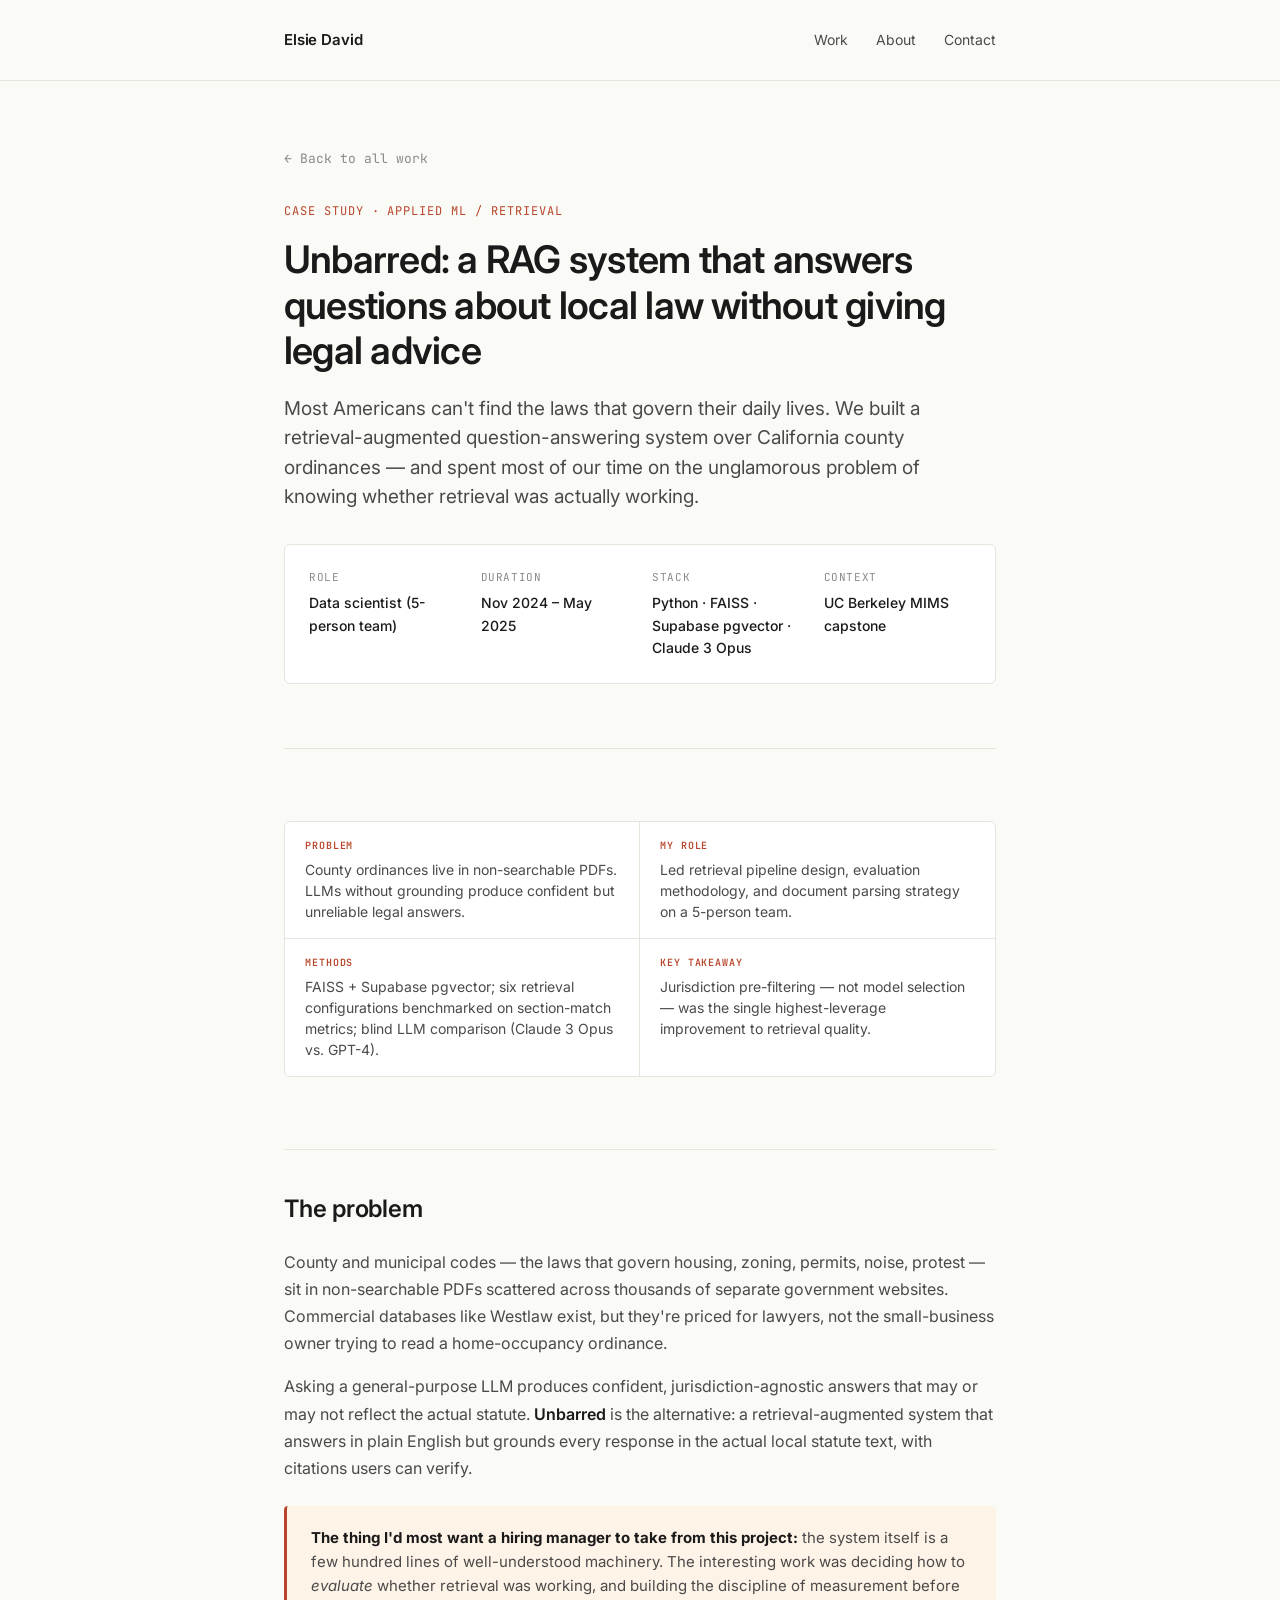
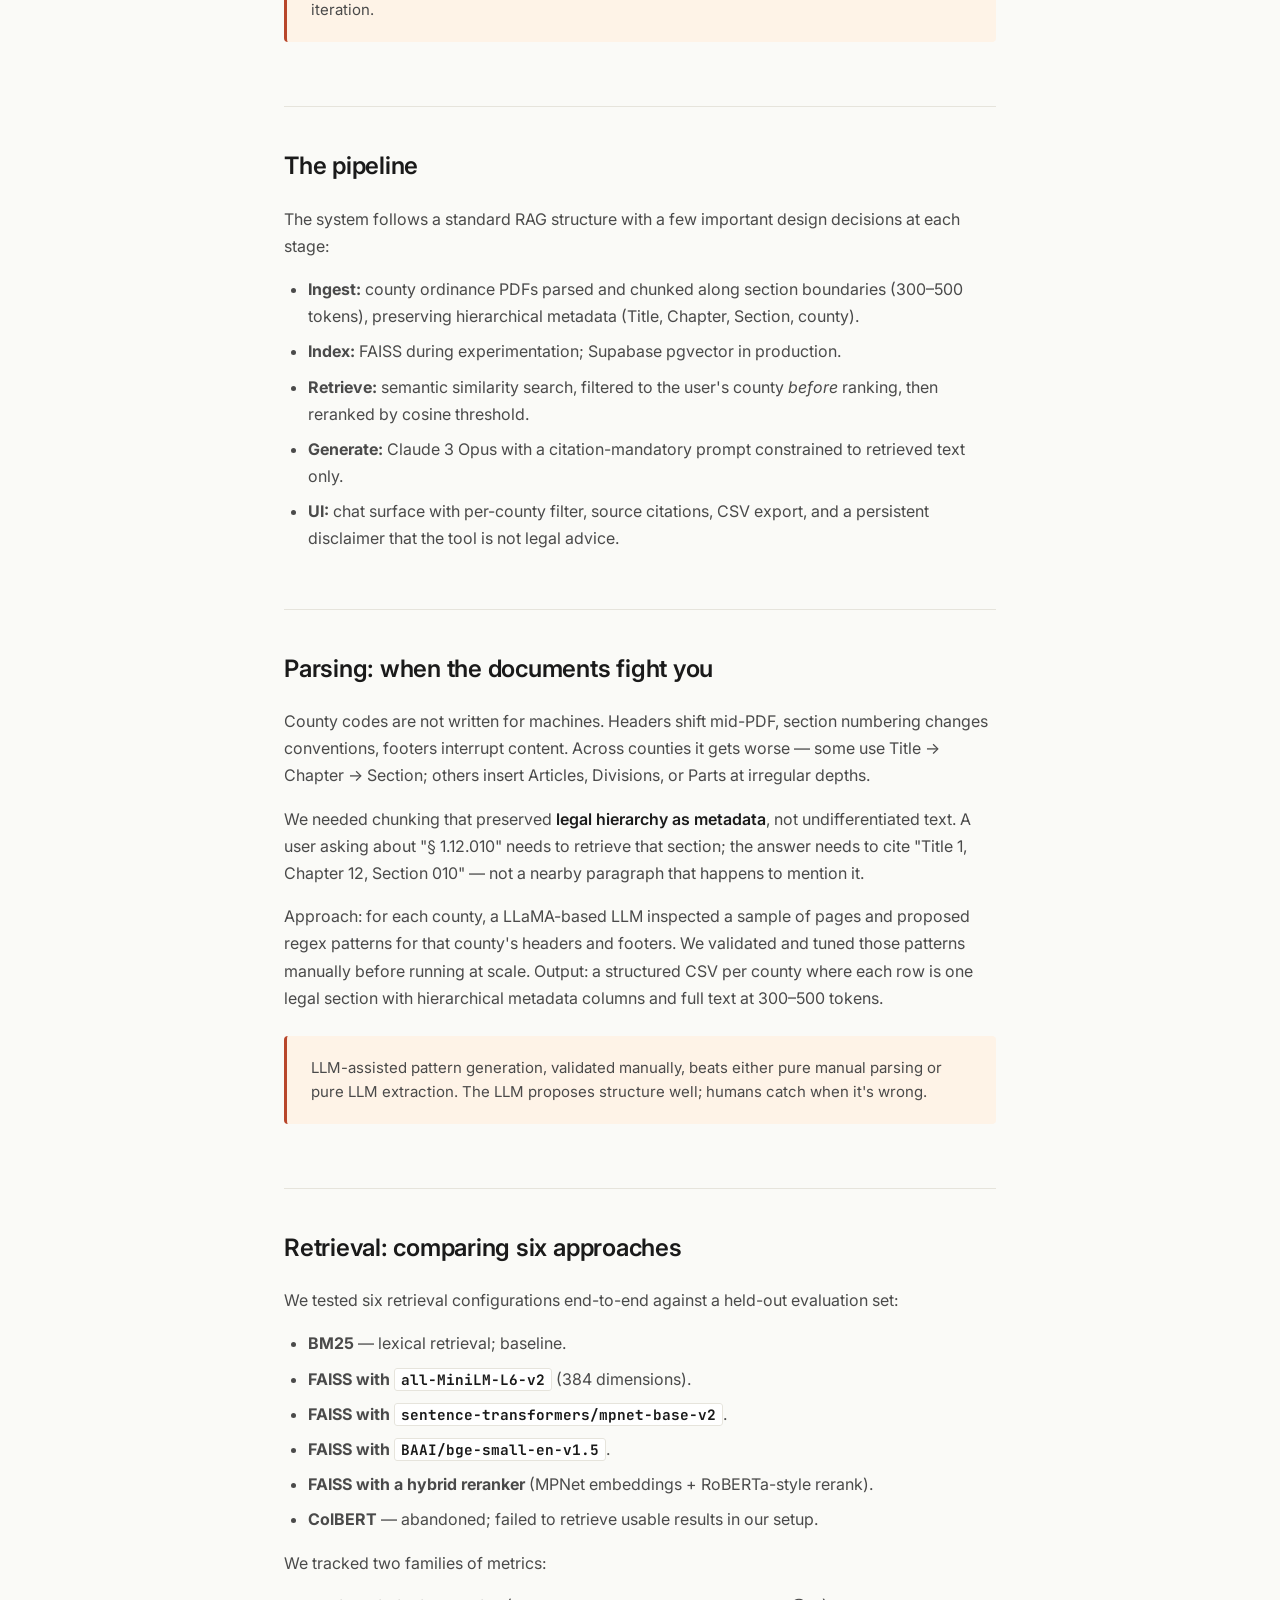
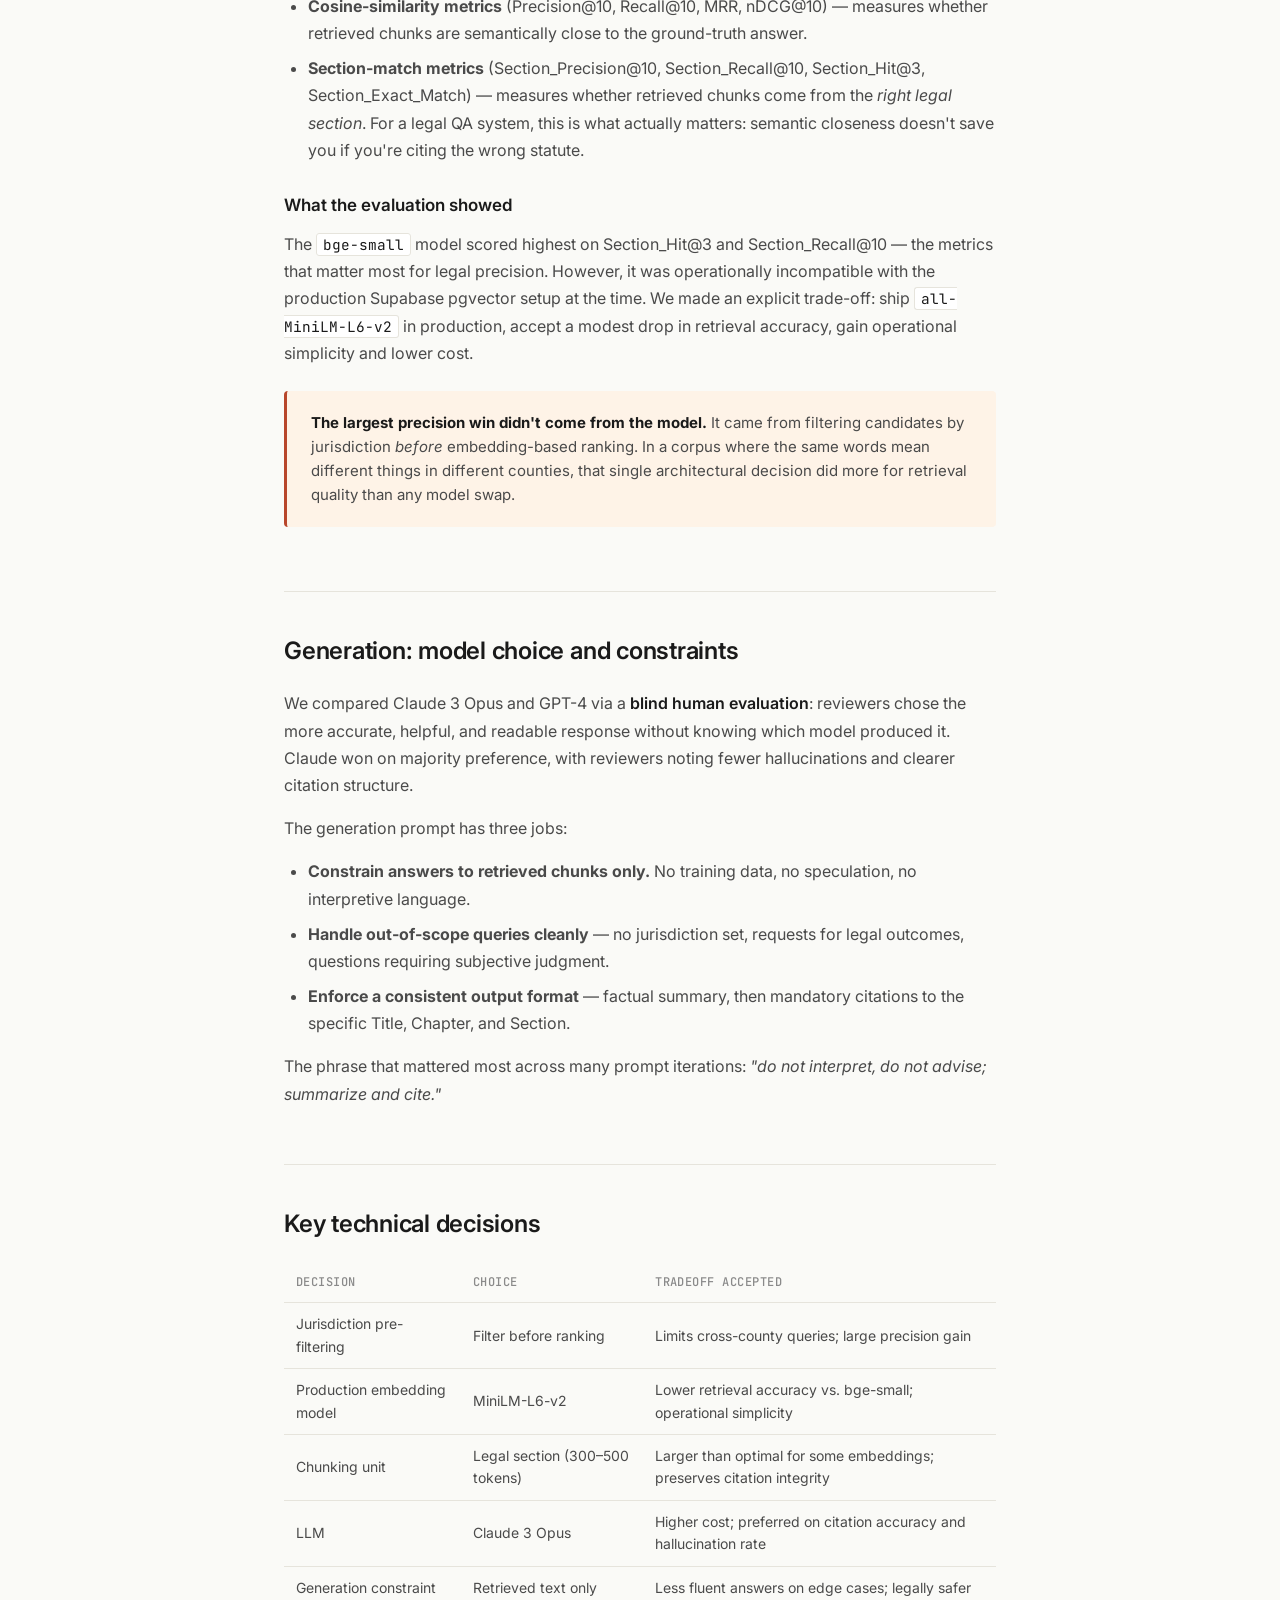
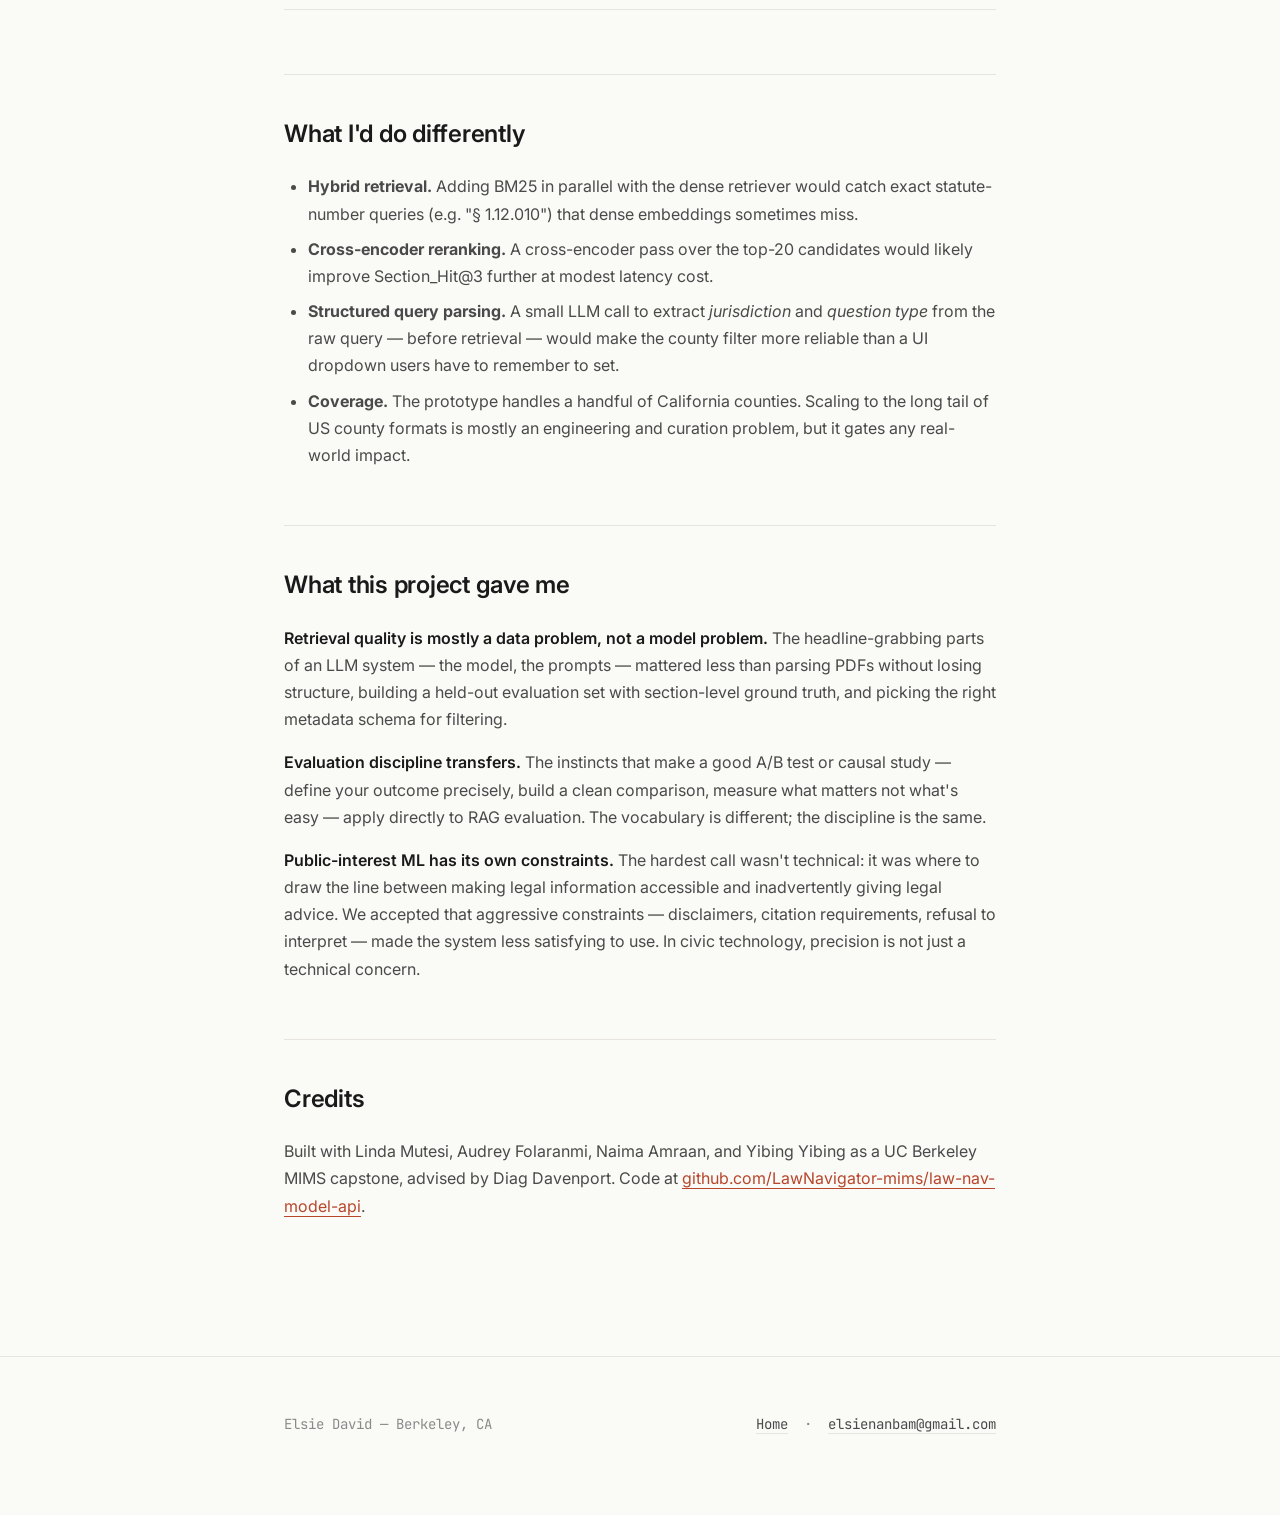
<file: case-studies/unbarred.html>
<!DOCTYPE html>
<html lang="en">
<head>
  <meta charset="UTF-8" />
  <meta name="viewport" content="width=device-width, initial-scale=1.0" />
  <title>Unbarred — RAG over County Legal Codes · Elsie David</title>
  <meta name="description" content="Case study: building a retrieval-augmented question-answering system over California county ordinances. How we chose embeddings, evaluated retrieval, and constrained the LLM to stay grounded." />
  <!-- Open Graph -->
  <meta property="og:type" content="article" />
  <meta property="og:url" content="https://elsienanbam.github.io/case-studies/unbarred.html" />
  <meta property="og:title" content="Unbarred: RAG over County Legal Codes · Elsie David" />
  <meta property="og:description" content="Building a retrieval-augmented QA system over California county ordinances — and spending most of the time on knowing whether retrieval was actually working." />
  <meta property="og:image" content="https://elsienanbam.github.io/assets/elsie_headshot_smile.jpeg" />
  <meta name="twitter:card" content="summary" />
  <link rel="preconnect" href="https://fonts.googleapis.com" />
  <link rel="preconnect" href="https://fonts.gstatic.com" crossorigin />
  <link href="https://fonts.googleapis.com/css2?family=Inter:wght@400;500;600;700&family=JetBrains+Mono:wght@400;500&display=swap" rel="stylesheet" />
  <link rel="stylesheet" href="../assets/styles.css" />
</head>
<body>
  <nav>
    <div class="container">
      <a class="name" href="../index.html">Elsie David</a>
      <div class="links">
        <a href="../index.html#work">Work</a>
        <a href="../index.html#about">About</a>
        <a href="mailto:elsienanbam@gmail.com">Contact</a>
      </div>
    </div>
  </nav>

  <div class="case-header">
    <div class="container">
      <a class="case-back" href="../index.html">← Back to all work</a>
      <div class="case-eyebrow">Case study · Applied ML / Retrieval</div>
      <h1>Unbarred: a RAG system that answers questions about local law without giving legal advice</h1>
      <p class="case-lede">
        Most Americans can't find the laws that govern their daily lives. We built a retrieval-augmented question-answering system over California county ordinances — and spent most of our time on the unglamorous problem of knowing whether retrieval was actually working.
      </p>
      <div class="case-meta">
        <div class="case-meta-item"><div class="label">Role</div><div class="value">Data scientist (5-person team)</div></div>
        <div class="case-meta-item"><div class="label">Duration</div><div class="value">Nov 2024 – May 2025</div></div>
        <div class="case-meta-item"><div class="label">Stack</div><div class="value">Python · FAISS · Supabase pgvector · Claude 3 Opus</div></div>
        <div class="case-meta-item"><div class="label">Context</div><div class="value">UC Berkeley MIMS capstone</div></div>
      </div>
    </div>
  </div>

  <div class="case-body">
    <div class="container">

      <section>
        <div class="at-a-glance">
          <div class="at-a-glance-item">
            <div class="aag-label">Problem</div>
            <div class="aag-value">County ordinances live in non-searchable PDFs. LLMs without grounding produce confident but unreliable legal answers.</div>
          </div>
          <div class="at-a-glance-item">
            <div class="aag-label">My role</div>
            <div class="aag-value">Led retrieval pipeline design, evaluation methodology, and document parsing strategy on a 5-person team.</div>
          </div>
          <div class="at-a-glance-item">
            <div class="aag-label">Methods</div>
            <div class="aag-value">FAISS + Supabase pgvector; six retrieval configurations benchmarked on section-match metrics; blind LLM comparison (Claude 3 Opus vs. GPT-4).</div>
          </div>
          <div class="at-a-glance-item">
            <div class="aag-label">Key takeaway</div>
            <div class="aag-value">Jurisdiction pre-filtering — not model selection — was the single highest-leverage improvement to retrieval quality.</div>
          </div>
        </div>
      </section>

      <section>
        <h2>The problem</h2>
        <p>
          County and municipal codes — the laws that govern housing, zoning, permits, noise, protest — sit in non-searchable PDFs scattered across thousands of separate government websites. Commercial databases like Westlaw exist, but they're priced for lawyers, not the small-business owner trying to read a home-occupancy ordinance.
        </p>
        <p>
          Asking a general-purpose LLM produces confident, jurisdiction-agnostic answers that may or may not reflect the actual statute. <strong>Unbarred</strong> is the alternative: a retrieval-augmented system that answers in plain English but grounds every response in the actual local statute text, with citations users can verify.
        </p>
        <div class="callout">
          <strong>The thing I'd most want a hiring manager to take from this project:</strong> the system itself is a few hundred lines of well-understood machinery. The interesting work was deciding how to <em>evaluate</em> whether retrieval was working, and building the discipline of measurement before iteration.
        </div>
      </section>

      <section>
        <h2>The pipeline</h2>
        <p>The system follows a standard RAG structure with a few important design decisions at each stage:</p>
        <ul>
          <li><strong>Ingest:</strong> county ordinance PDFs parsed and chunked along section boundaries (300–500 tokens), preserving hierarchical metadata (Title, Chapter, Section, county).</li>
          <li><strong>Index:</strong> FAISS during experimentation; Supabase pgvector in production.</li>
          <li><strong>Retrieve:</strong> semantic similarity search, filtered to the user's county <em>before</em> ranking, then reranked by cosine threshold.</li>
          <li><strong>Generate:</strong> Claude 3 Opus with a citation-mandatory prompt constrained to retrieved text only.</li>
          <li><strong>UI:</strong> chat surface with per-county filter, source citations, CSV export, and a persistent disclaimer that the tool is not legal advice.</li>
        </ul>
      </section>

      <section>
        <h2>Parsing: when the documents fight you</h2>
        <p>
          County codes are not written for machines. Headers shift mid-PDF, section numbering changes conventions, footers interrupt content. Across counties it gets worse — some use Title → Chapter → Section; others insert Articles, Divisions, or Parts at irregular depths.
        </p>
        <p>
          We needed chunking that preserved <strong>legal hierarchy as metadata</strong>, not undifferentiated text. A user asking about "§ 1.12.010" needs to retrieve that section; the answer needs to cite "Title 1, Chapter 12, Section 010" — not a nearby paragraph that happens to mention it.
        </p>
        <p>
          Approach: for each county, a LLaMA-based LLM inspected a sample of pages and proposed regex patterns for that county's headers and footers. We validated and tuned those patterns manually before running at scale. Output: a structured CSV per county where each row is one legal section with hierarchical metadata columns and full text at 300–500 tokens.
        </p>
        <div class="callout">
          LLM-assisted pattern generation, validated manually, beats either pure manual parsing or pure LLM extraction. The LLM proposes structure well; humans catch when it's wrong.
        </div>
      </section>

      <section>
        <h2>Retrieval: comparing six approaches</h2>
        <p>We tested six retrieval configurations end-to-end against a held-out evaluation set:</p>
        <ul>
          <li><strong>BM25</strong> — lexical retrieval; baseline.</li>
          <li><strong>FAISS with <code>all-MiniLM-L6-v2</code></strong> (384 dimensions).</li>
          <li><strong>FAISS with <code>sentence-transformers/mpnet-base-v2</code></strong>.</li>
          <li><strong>FAISS with <code>BAAI/bge-small-en-v1.5</code></strong>.</li>
          <li><strong>FAISS with a hybrid reranker</strong> (MPNet embeddings + RoBERTa-style rerank).</li>
          <li><strong>ColBERT</strong> — abandoned; failed to retrieve usable results in our setup.</li>
        </ul>
        <p>We tracked two families of metrics:</p>
        <ul>
          <li><strong>Cosine-similarity metrics</strong> (Precision@10, Recall@10, MRR, nDCG@10) — measures whether retrieved chunks are semantically close to the ground-truth answer.</li>
          <li><strong>Section-match metrics</strong> (Section_Precision@10, Section_Recall@10, Section_Hit@3, Section_Exact_Match) — measures whether retrieved chunks come from the <em>right legal section</em>. For a legal QA system, this is what actually matters: semantic closeness doesn't save you if you're citing the wrong statute.</li>
        </ul>

        <h3>What the evaluation showed</h3>
        <p>
          The <code>bge-small</code> model scored highest on Section_Hit@3 and Section_Recall@10 — the metrics that matter most for legal precision. However, it was operationally incompatible with the production Supabase pgvector setup at the time. We made an explicit trade-off: ship <code>all-MiniLM-L6-v2</code> in production, accept a modest drop in retrieval accuracy, gain operational simplicity and lower cost.
        </p>
        <div class="callout">
          <strong>The largest precision win didn't come from the model.</strong> It came from filtering candidates by jurisdiction <em>before</em> embedding-based ranking. In a corpus where the same words mean different things in different counties, that single architectural decision did more for retrieval quality than any model swap.
        </div>
      </section>

      <section>
        <h2>Generation: model choice and constraints</h2>
        <p>
          We compared Claude 3 Opus and GPT-4 via a <strong>blind human evaluation</strong>: reviewers chose the more accurate, helpful, and readable response without knowing which model produced it. Claude won on majority preference, with reviewers noting fewer hallucinations and clearer citation structure.
        </p>
        <p>The generation prompt has three jobs:</p>
        <ul>
          <li><strong>Constrain answers to retrieved chunks only.</strong> No training data, no speculation, no interpretive language.</li>
          <li><strong>Handle out-of-scope queries cleanly</strong> — no jurisdiction set, requests for legal outcomes, questions requiring subjective judgment.</li>
          <li><strong>Enforce a consistent output format</strong> — factual summary, then mandatory citations to the specific Title, Chapter, and Section.</li>
        </ul>
        <p>The phrase that mattered most across many prompt iterations: <em>"do not interpret, do not advise; summarize and cite."</em></p>
      </section>

      <section>
        <h2>Key technical decisions</h2>
        <table>
          <thead>
            <tr><th>Decision</th><th>Choice</th><th>Tradeoff accepted</th></tr>
          </thead>
          <tbody>
            <tr><td>Jurisdiction pre-filtering</td><td>Filter before ranking</td><td>Limits cross-county queries; large precision gain</td></tr>
            <tr><td>Production embedding model</td><td>MiniLM-L6-v2</td><td>Lower retrieval accuracy vs. bge-small; operational simplicity</td></tr>
            <tr><td>Chunking unit</td><td>Legal section (300–500 tokens)</td><td>Larger than optimal for some embeddings; preserves citation integrity</td></tr>
            <tr><td>LLM</td><td>Claude 3 Opus</td><td>Higher cost; preferred on citation accuracy and hallucination rate</td></tr>
            <tr><td>Generation constraint</td><td>Retrieved text only</td><td>Less fluent answers on edge cases; legally safer</td></tr>
          </tbody>
        </table>
      </section>

      <section>
        <h2>What I'd do differently</h2>
        <ul>
          <li><strong>Hybrid retrieval.</strong> Adding BM25 in parallel with the dense retriever would catch exact statute-number queries (e.g. "§ 1.12.010") that dense embeddings sometimes miss.</li>
          <li><strong>Cross-encoder reranking.</strong> A cross-encoder pass over the top-20 candidates would likely improve Section_Hit@3 further at modest latency cost.</li>
          <li><strong>Structured query parsing.</strong> A small LLM call to extract <em>jurisdiction</em> and <em>question type</em> from the raw query — before retrieval — would make the county filter more reliable than a UI dropdown users have to remember to set.</li>
          <li><strong>Coverage.</strong> The prototype handles a handful of California counties. Scaling to the long tail of US county formats is mostly an engineering and curation problem, but it gates any real-world impact.</li>
        </ul>
      </section>

      <section>
        <h2>What this project gave me</h2>
        <p>
          <strong>Retrieval quality is mostly a data problem, not a model problem.</strong> The headline-grabbing parts of an LLM system — the model, the prompts — mattered less than parsing PDFs without losing structure, building a held-out evaluation set with section-level ground truth, and picking the right metadata schema for filtering.
        </p>
        <p>
          <strong>Evaluation discipline transfers.</strong> The instincts that make a good A/B test or causal study — define your outcome precisely, build a clean comparison, measure what matters not what's easy — apply directly to RAG evaluation. The vocabulary is different; the discipline is the same.
        </p>
        <p>
          <strong>Public-interest ML has its own constraints.</strong> The hardest call wasn't technical: it was where to draw the line between making legal information accessible and inadvertently giving legal advice. We accepted that aggressive constraints — disclaimers, citation requirements, refusal to interpret — made the system less satisfying to use. In civic technology, precision is not just a technical concern.
        </p>
      </section>

      <section>
        <h2>Credits</h2>
        <p>
          Built with Linda Mutesi, Audrey Folaranmi, Naima Amraan, and Yibing Yibing as a UC Berkeley MIMS capstone, advised by Diag Davenport. Code at <a href="https://github.com/LawNavigator-mims/law-nav-model-api" style="color: var(--accent); text-decoration: none; border-bottom: 1px solid var(--accent);">github.com/LawNavigator-mims/law-nav-model-api</a>.
        </p>
      </section>

    </div>
  </div>

  <footer>
    <div class="container">
      <div>Elsie David — Berkeley, CA</div>
      <div>
        <a href="../index.html">Home</a>
        &nbsp;·&nbsp;
        <a href="mailto:elsienanbam@gmail.com">elsienanbam@gmail.com</a>
      </div>
    </div>
  </footer>
</body>
</html>
</file>
<file: assets/styles.css>
/* Shared styles for portfolio and case studies */
:root {
  --bg: #fafaf7;
  --ink: #1a1a1a;
  --ink-soft: #4a4a4a;
  --ink-faint: #8a8a8a;
  --rule: #e6e4dc;
  --accent: #b8462b;
  --card: #ffffff;
  --highlight: #fef3e7;
  --accent-warm: #f5ede9;
}

/* At a Glance summary box */
.at-a-glance {
  display: grid;
  grid-template-columns: 1fr 1fr;
  gap: 0;
  border: 1px solid var(--rule);
  border-radius: 6px;
  overflow: hidden;
  margin: 32px 0;
  background: var(--card);
}
.at-a-glance-item {
  padding: 16px 20px;
  border-right: 1px solid var(--rule);
  border-bottom: 1px solid var(--rule);
}
.at-a-glance-item:nth-child(2n) { border-right: none; }
.at-a-glance-item:nth-last-child(-n+2) { border-bottom: none; }
.at-a-glance-item .aag-label {
  font-family: 'JetBrains Mono', monospace;
  font-size: 10px;
  text-transform: uppercase;
  letter-spacing: 0.09em;
  color: var(--accent);
  font-weight: 600;
  margin-bottom: 5px;
}
.at-a-glance-item .aag-value {
  font-size: 14px;
  color: var(--ink-soft);
  line-height: 1.5;
}
@media (max-width: 480px) {
  .at-a-glance { grid-template-columns: 1fr; }
  .at-a-glance-item { border-right: none; border-bottom: 1px solid var(--rule); }
  .at-a-glance-item:last-child { border-bottom: none; }
}
* { box-sizing: border-box; margin: 0; padding: 0; }
html { scroll-behavior: smooth; }
body {
  font-family: 'Inter', -apple-system, BlinkMacSystemFont, sans-serif;
  background: var(--bg);
  color: var(--ink);
  line-height: 1.6;
  font-size: 16px;
  -webkit-font-smoothing: antialiased;
}
.container { max-width: 760px; margin: 0 auto; padding: 0 24px; }
.container-wide { max-width: 920px; margin: 0 auto; padding: 0 24px; }

nav {
  padding: 28px 0;
  border-bottom: 1px solid var(--rule);
  position: sticky;
  top: 0;
  background: rgba(250, 250, 247, 0.92);
  backdrop-filter: blur(8px);
  z-index: 10;
}
nav .container { display: flex; justify-content: space-between; align-items: center; }
nav .name { font-weight: 600; font-size: 15px; letter-spacing: -0.01em; text-decoration: none; color: var(--ink); }
nav .links { display: flex; gap: 28px; }
nav .links a {
  color: var(--ink-soft);
  text-decoration: none;
  font-size: 14px;
  transition: color 0.15s;
}
nav .links a:hover { color: var(--ink); }

/* Case study layout */
.case-header {
  padding: 64px 0 40px;
}
.case-back {
  font-family: 'JetBrains Mono', monospace;
  font-size: 13px;
  color: var(--ink-faint);
  text-decoration: none;
  display: inline-block;
  margin-bottom: 32px;
  transition: color 0.15s;
}
.case-back:hover { color: var(--accent); }
.case-eyebrow {
  font-family: 'JetBrains Mono', monospace;
  font-size: 12px;
  text-transform: uppercase;
  letter-spacing: 0.08em;
  color: var(--accent);
  margin-bottom: 16px;
}
.case-header h1 {
  font-size: 38px;
  font-weight: 600;
  letter-spacing: -0.02em;
  line-height: 1.2;
  margin-bottom: 20px;
}
.case-lede {
  font-size: 19px;
  color: var(--ink-soft);
  line-height: 1.55;
  margin-bottom: 32px;
}
.case-subtitle {
  font-size: 16px;
  color: var(--ink-faint);
  font-style: italic;
  line-height: 1.55;
  margin: -16px 0 24px;
}
.case-meta {
  display: grid;
  grid-template-columns: repeat(auto-fit, minmax(140px, 1fr));
  gap: 24px;
  padding: 24px;
  background: var(--card);
  border: 1px solid var(--rule);
  border-radius: 6px;
}
.case-meta-item .label {
  font-family: 'JetBrains Mono', monospace;
  font-size: 11px;
  text-transform: uppercase;
  letter-spacing: 0.06em;
  color: var(--ink-faint);
  margin-bottom: 6px;
}
.case-meta-item .value {
  font-size: 14px;
  color: var(--ink);
  font-weight: 500;
}

.case-body { padding: 24px 0 80px; }
.case-body section {
  padding: 40px 0;
  border-top: 1px solid var(--rule);
}
.case-body h2 {
  font-size: 24px;
  font-weight: 600;
  letter-spacing: -0.01em;
  margin-bottom: 20px;
}
.case-body h3 {
  font-size: 17px;
  font-weight: 600;
  margin-top: 28px;
  margin-bottom: 12px;
}
.case-body p {
  font-size: 16px;
  color: var(--ink-soft);
  line-height: 1.7;
  margin-bottom: 16px;
}
.case-body p strong { color: var(--ink); font-weight: 600; }
.case-body ul {
  margin: 0 0 16px 24px;
  color: var(--ink-soft);
  font-size: 16px;
  line-height: 1.7;
}
.case-body ul li { margin-bottom: 8px; }

.callout {
  padding: 20px 24px;
  background: var(--highlight);
  border-left: 3px solid var(--accent);
  border-radius: 4px;
  margin: 24px 0;
  font-size: 15px;
  color: var(--ink-soft);
}
.callout strong { color: var(--ink); }

.todo {
  padding: 16px 20px;
  background: #fff8e6;
  border: 1px dashed #d4a942;
  border-radius: 4px;
  margin: 20px 0;
  font-size: 14px;
  color: #6b5a1f;
  font-family: 'JetBrains Mono', monospace;
}
.todo::before { content: "TODO  ·  "; font-weight: 600; }

pre {
  background: #1f1d1a;
  color: #e8e6dc;
  padding: 20px 24px;
  border-radius: 6px;
  overflow-x: auto;
  font-family: 'JetBrains Mono', monospace;
  font-size: 13px;
  line-height: 1.55;
  margin: 16px 0 24px;
}
code {
  font-family: 'JetBrains Mono', monospace;
  font-size: 0.9em;
  background: var(--card);
  border: 1px solid var(--rule);
  padding: 1px 6px;
  border-radius: 3px;
  color: var(--ink);
}
pre code { background: none; border: none; padding: 0; color: inherit; }

.results-grid {
  display: grid;
  grid-template-columns: repeat(auto-fit, minmax(160px, 1fr));
  gap: 16px;
  margin: 20px 0 24px;
}
.result-card {
  padding: 20px;
  background: var(--card);
  border: 1px solid var(--rule);
  border-radius: 6px;
}
.result-card .number {
  font-size: 28px;
  font-weight: 600;
  color: var(--accent);
  letter-spacing: -0.02em;
  line-height: 1;
  margin-bottom: 8px;
}
.result-card .label {
  font-size: 13px;
  color: var(--ink-soft);
  line-height: 1.4;
}

table {
  width: 100%;
  border-collapse: collapse;
  margin: 16px 0 24px;
  font-size: 14px;
}
table th, table td {
  text-align: left;
  padding: 10px 12px;
  border-bottom: 1px solid var(--rule);
}
table th {
  font-family: 'JetBrains Mono', monospace;
  font-size: 12px;
  text-transform: uppercase;
  letter-spacing: 0.04em;
  color: var(--ink-faint);
  font-weight: 500;
}
table td { color: var(--ink-soft); }

footer {
  padding: 56px 0 80px;
  border-top: 1px solid var(--rule);
  font-size: 14px;
  color: var(--ink-faint);
  font-family: 'JetBrains Mono', monospace;
}
footer .container {
  display: flex;
  justify-content: space-between;
  align-items: center;
  flex-wrap: wrap;
  gap: 16px;
}
footer a {
  color: var(--ink-soft);
  text-decoration: none;
  border-bottom: 1px solid var(--rule);
}
footer a:hover { color: var(--accent); border-color: var(--accent); }

/* CTA / contact buttons */
.btn-primary {
  display: inline-block;
  padding: 11px 24px;
  background: var(--accent);
  color: #fff;
  font-size: 14px;
  font-weight: 500;
  text-decoration: none;
  border-radius: 6px;
  letter-spacing: 0.01em;
  transition: background 0.15s;
}
.btn-primary:hover { background: #9d3a23; }
.btn-secondary {
  display: inline-block;
  padding: 10px 24px;
  background: transparent;
  color: var(--ink-soft);
  font-size: 14px;
  font-weight: 500;
  text-decoration: none;
  border: 1px solid var(--rule);
  border-radius: 6px;
  letter-spacing: 0.01em;
  transition: border-color 0.15s, color 0.15s;
}
.btn-secondary:hover { color: var(--ink); border-color: var(--ink-soft); }

@media (max-width: 600px) {
  .case-header h1 { font-size: 30px; }
  .case-lede { font-size: 17px; }
  nav .links { gap: 18px; }
}
</file>
